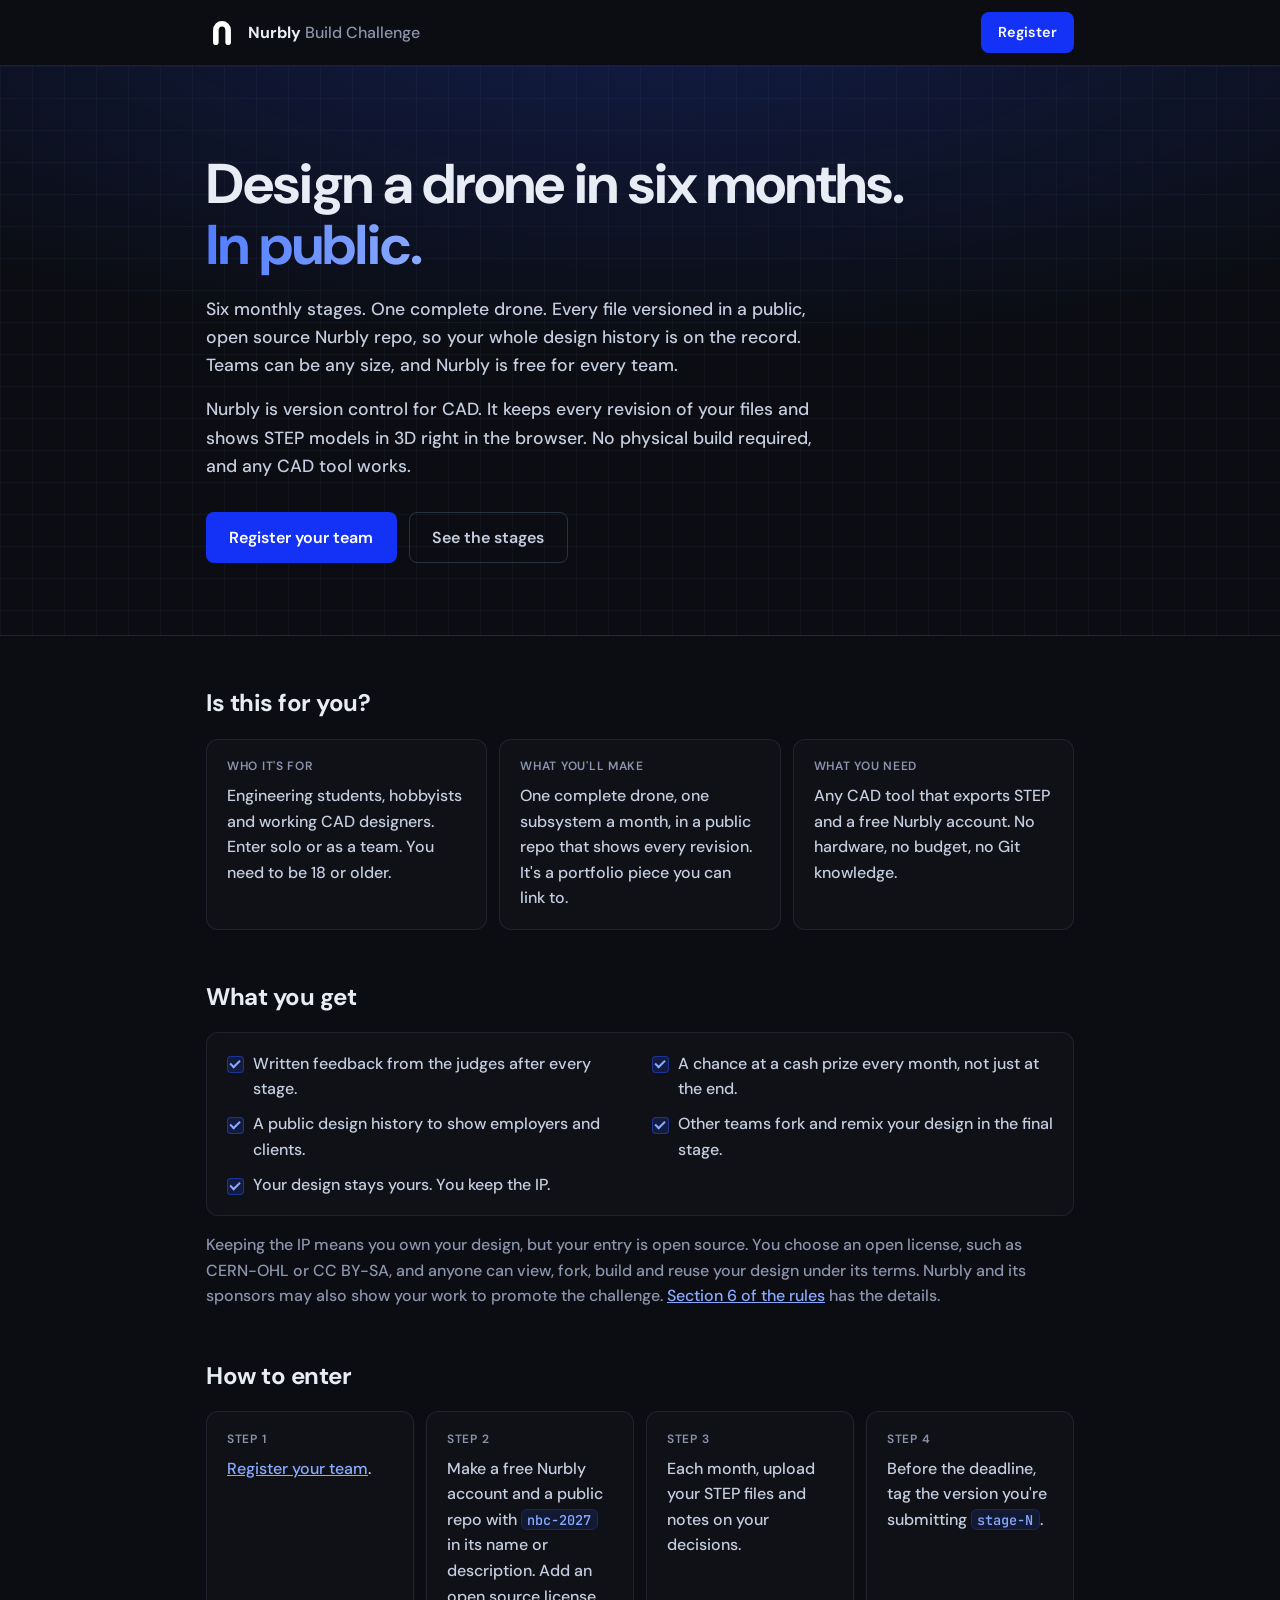
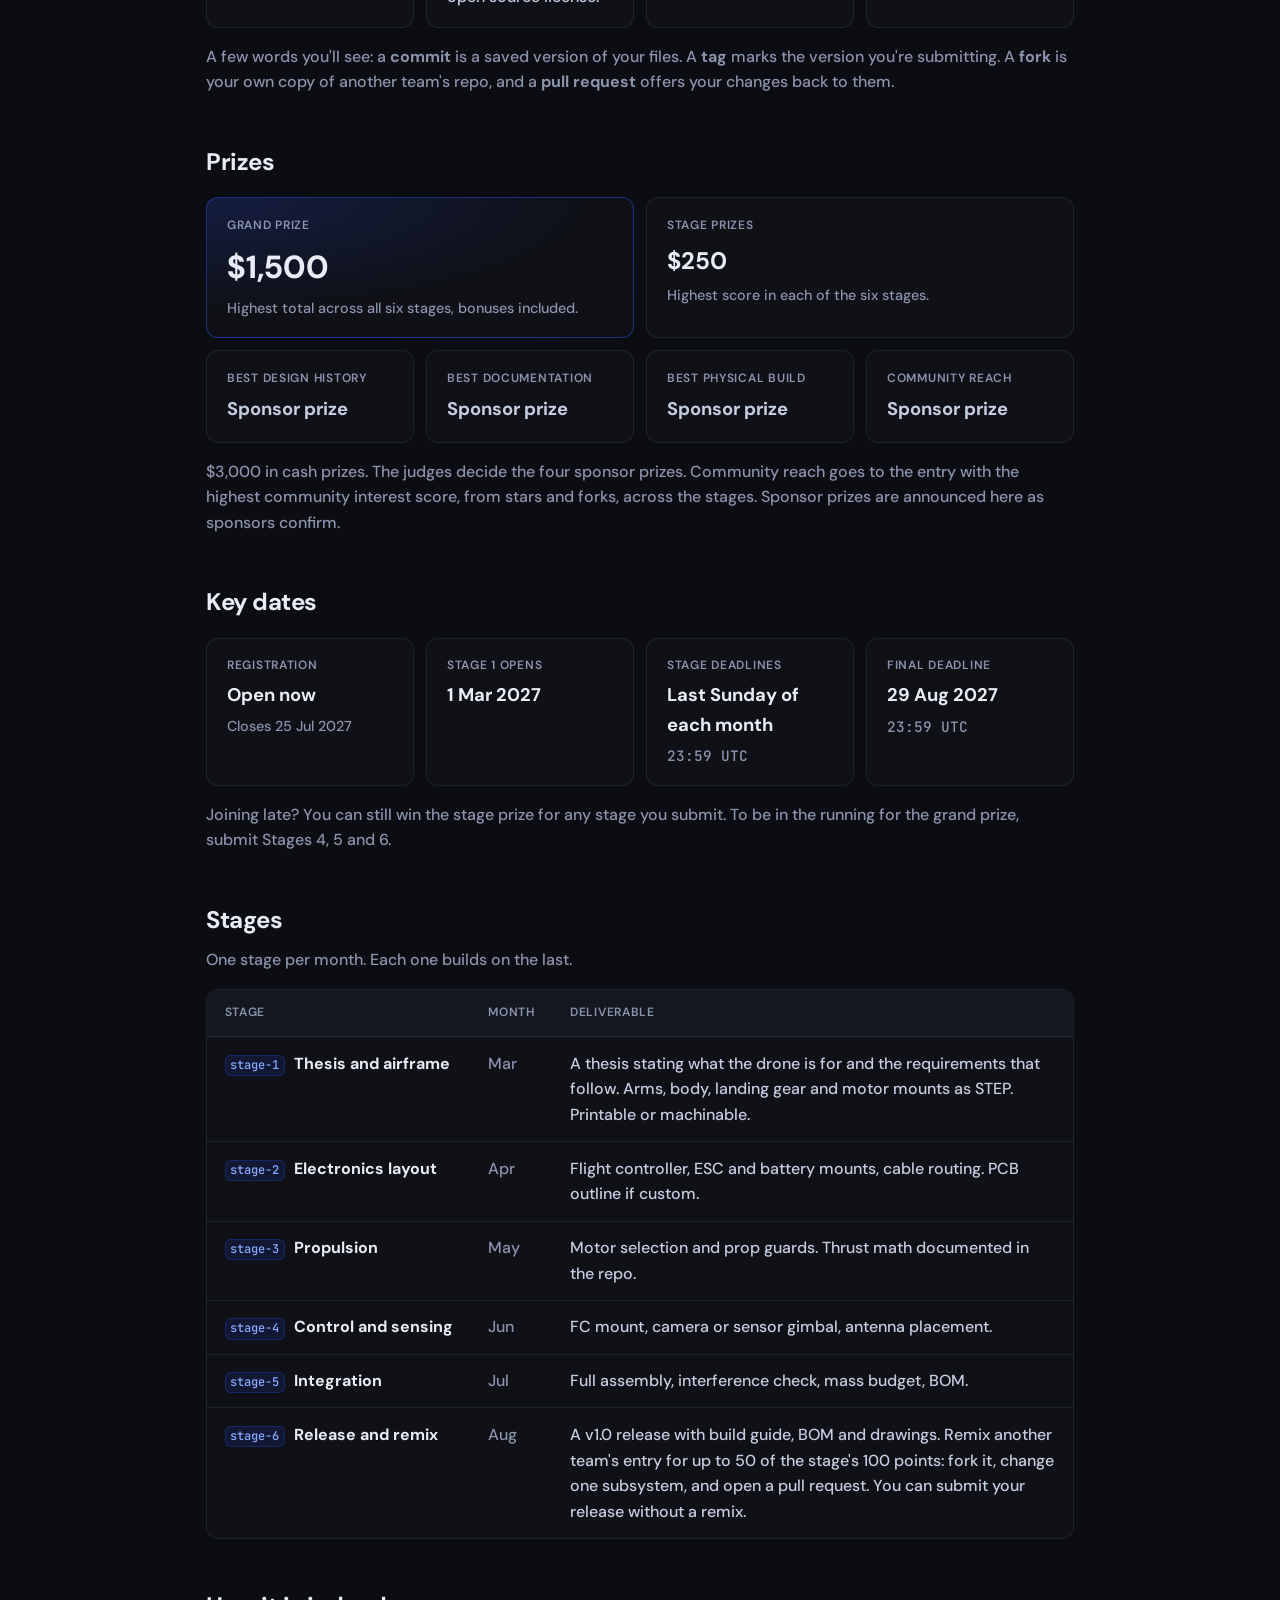
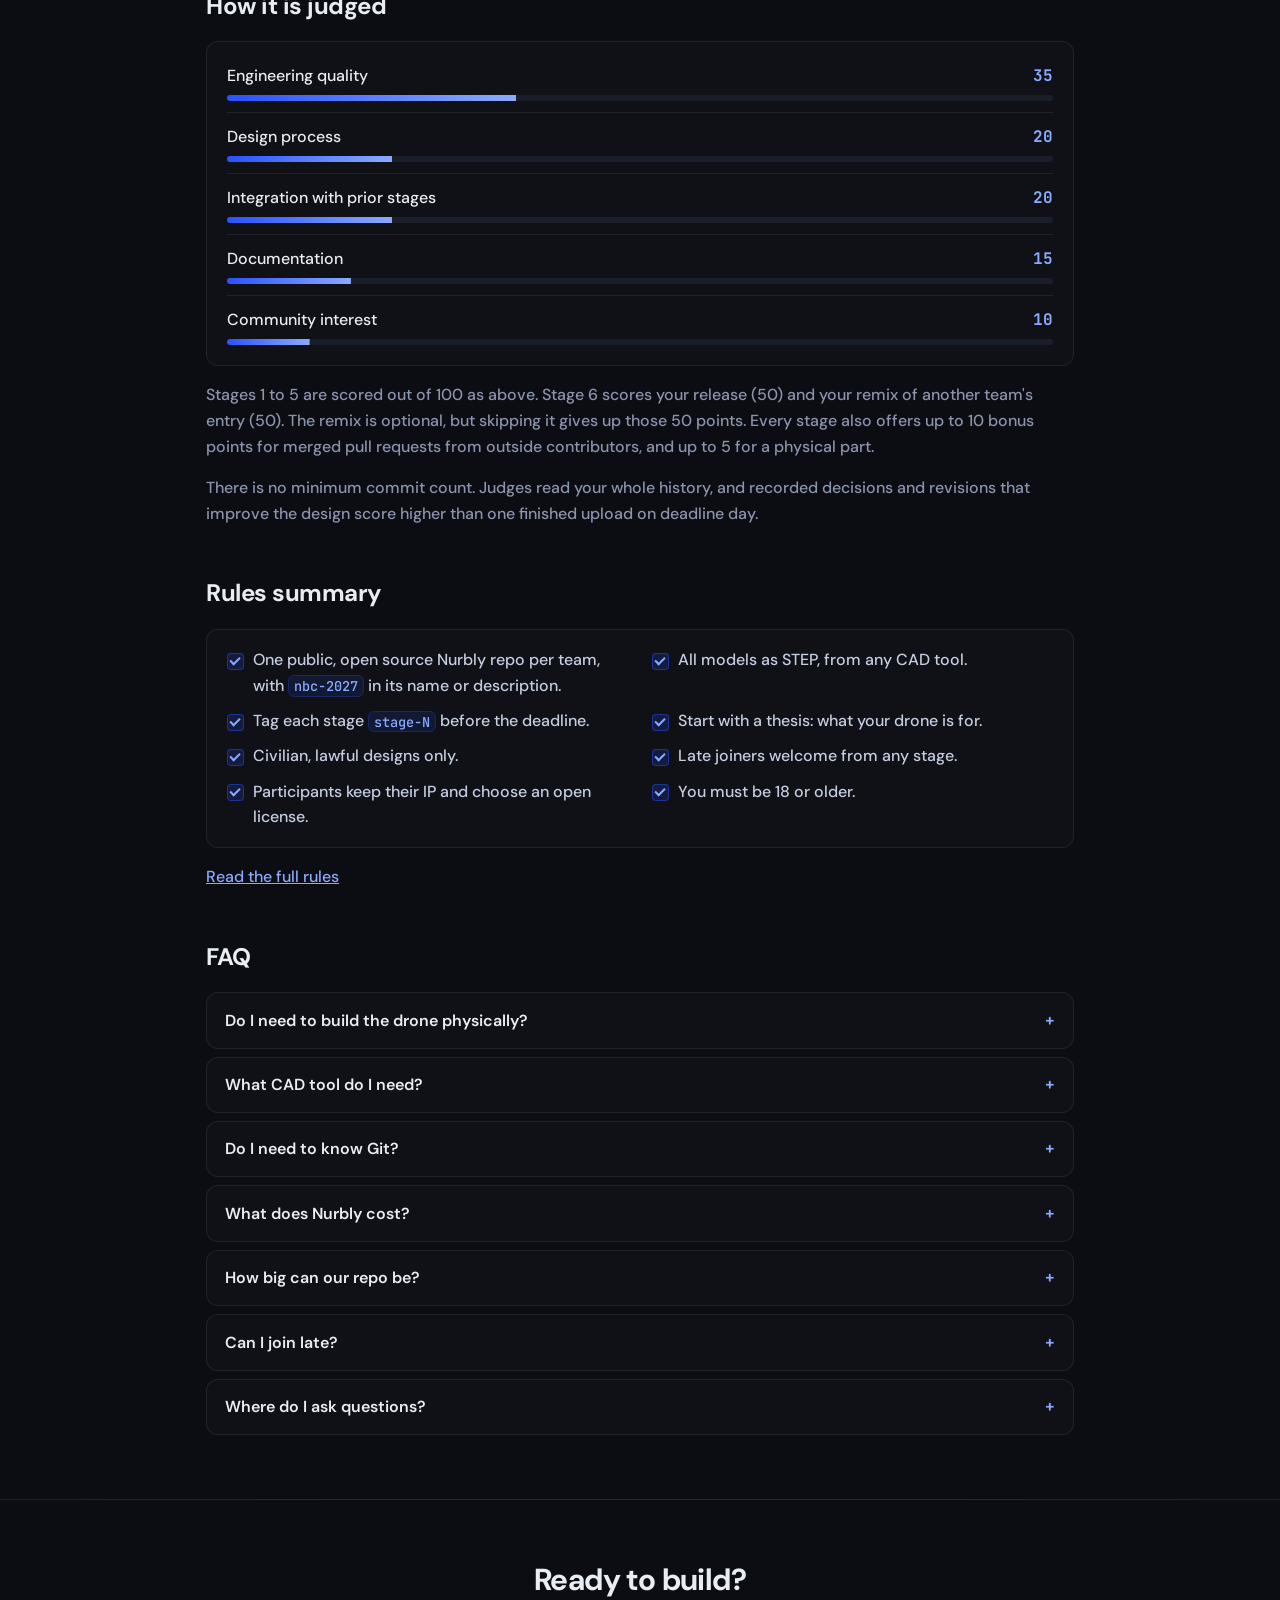
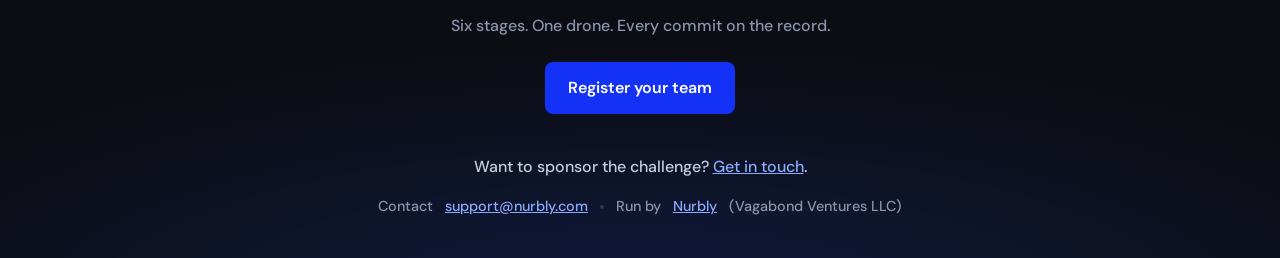
<file: index.html>
<!DOCTYPE html>
<html lang="en">
<head>
  <meta charset="utf-8">
  <meta name="viewport" content="width=device-width, initial-scale=1">
  <!-- Favicons copied from the Nurbly app: blue mark for light tab bars, white for dark. -->
  <link rel="icon" type="image/svg+xml" href="assets/favicon.svg">
  <link rel="icon" type="image/svg+xml" href="assets/favicon-white.svg" media="(prefers-color-scheme: dark)">
  <link rel="icon" type="image/png" sizes="32x32" href="assets/favicon-32x32.png">
  <link rel="icon" type="image/png" sizes="16x16" href="assets/favicon-16x16.png">
  <link rel="apple-touch-icon" sizes="180x180" href="assets/apple-touch-icon.png">
  <title>Nurbly Build Challenge</title>
  <meta name="description" content="A six-month virtual CAD design competition. Design one complete drone in six monthly stages, every file versioned in a public, open source Nurbly repo.">
  <link rel="preconnect" href="https://fonts.googleapis.com">
  <link rel="preconnect" href="https://fonts.gstatic.com" crossorigin>
  <link rel="stylesheet" href="https://fonts.googleapis.com/css2?family=DM+Sans:wght@400;500;600;700&family=JetBrains+Mono:wght@400;500&display=swap">
  <link rel="stylesheet" href="style.css">
  <!-- The Register, rules, Discord and contact links are set in site.js. -->
  <script src="site.js" defer></script>
</head>
<body>

<header class="site-header">
  <div class="wrap header-row">
    <a class="brand" href="#">
      <img src="assets/logo.svg" alt="Nurbly logo" width="32" height="32">
      <span>Nurbly <span class="muted">Build Challenge</span></span>
    </a>
    <a class="btn btn-primary" data-link="register" href="#">Register</a>
  </div>
</header>

<section class="hero" id="pitch">
  <div class="wrap">
    <h1>Design a drone in six months. <span class="grad">In public.</span></h1>
    <p class="lead">
      Six monthly stages. One complete drone. Every file versioned in a public, open source Nurbly repo,
      so your whole design history is on the record. Teams can be any size, and Nurbly is
      free for every team.
    </p>
    <p class="lead lead-2">
      Nurbly is version control for CAD. It keeps every revision of your files and shows STEP
      models in 3D right in the browser. No physical build required, and any CAD tool works.
    </p>
    <div class="actions">
      <a class="btn btn-primary btn-lg" data-link="register" href="#">Register your team</a>
      <a class="btn btn-outline btn-lg" href="#stages">See the stages</a>
    </div>
  </div>
</section>

<main class="wrap">

  <section id="about">
    <h2>Is this for you?</h2>
    <div class="grid grid-thirds">
      <div class="card">
        <p class="label">Who it's for</p>
        <p class="copy">Engineering students, hobbyists and working CAD designers. Enter solo or as a team.
        You need to be 18 or older.</p>
      </div>
      <div class="card">
        <p class="label">What you'll make</p>
        <p class="copy">One complete drone, one subsystem a month, in a public repo that shows every
        revision. It's a portfolio piece you can link to.</p>
      </div>
      <div class="card">
        <p class="label">What you need</p>
        <p class="copy">Any CAD tool that exports STEP and a free Nurbly account. No hardware, no budget,
        no Git knowledge.</p>
      </div>
    </div>
  </section>

  <section id="why">
    <h2>What you get</h2>
    <div class="card">
      <ul class="checks">
        <li>Written feedback from the judges after every stage.</li>
        <li>A chance at a cash prize every month, not just at the end.</li>
        <li>A public design history to show employers and clients.</li>
        <li>Other teams fork and remix your design in the final stage.</li>
        <li>Your design stays yours. You keep the IP.</li>
      </ul>
    </div>
    <p class="note">Keeping the IP means you own your design, but your entry is open source. You choose an open
    license, such as CERN-OHL or CC BY-SA, and anyone can view, fork, build and reuse your design under its
    terms. Nurbly and its sponsors may also show your work to promote the challenge. <a data-link="rules" href="#">Section 6 of the rules</a>
    has the details.</p>
  </section>

  <section id="enter">
    <h2>How to enter</h2>
    <div class="grid grid-4">
      <div class="card">
        <p class="label">Step 1</p>
        <p class="copy"><a data-link="register" href="#">Register your team</a>.</p>
      </div>
      <div class="card">
        <p class="label">Step 2</p>
        <p class="copy">Make a free Nurbly account and a public repo with <code>nbc-2027</code> in its name or description. Add an open source license.</p>
      </div>
      <div class="card">
        <p class="label">Step 3</p>
        <p class="copy">Each month, upload your STEP files and notes on your decisions.</p>
      </div>
      <div class="card">
        <p class="label">Step 4</p>
        <p class="copy">Before the deadline, tag the version you're submitting <code>stage-N</code>.</p>
      </div>
    </div>
    <p class="note">A few words you'll see: a <b>commit</b> is a saved version of your files. A <b>tag</b>
    marks the version you're submitting. A <b>fork</b> is your own copy of another team's repo, and a
    <b>pull request</b> offers your changes back to them.</p>
  </section>

  <section id="prizes">
    <h2>Prizes</h2>
    <div class="grid grid-3">
      <div class="card card-grand card-cash">
        <p class="label">Grand prize</p>
        <p class="amount">$1,500</p>
        <p class="sub">Highest total across all six stages, bonuses included.</p>
      </div>
      <div class="card card-cash">
        <p class="label">Stage prizes</p>
        <p class="amount">$250</p>
        <p class="sub">Highest score in each of the six stages.</p>
      </div>
      <div class="card">
        <p class="label">Best design history</p>
        <p class="amount amount-sm">Sponsor prize</p>
      </div>
      <div class="card">
        <p class="label">Best documentation</p>
        <p class="amount amount-sm">Sponsor prize</p>
      </div>
      <div class="card">
        <p class="label">Best physical build</p>
        <p class="amount amount-sm">Sponsor prize</p>
      </div>
      <div class="card">
        <p class="label">Community reach</p>
        <p class="amount amount-sm">Sponsor prize</p>
      </div>
    </div>
    <p class="note">$3,000 in cash prizes. The judges decide the four sponsor prizes. Community reach goes to the
    entry with the highest community interest score, from stars and forks, across the stages. Sponsor prizes are announced here as sponsors confirm.</p>
  </section>

  <section id="dates">
    <h2>Key dates</h2>
    <!-- Stage deadlines fall on the last Sunday of each month. Keep these in step with rules.html. -->
    <div class="grid grid-4">
      <div class="card">
        <p class="label">Registration</p>
        <p class="value">Open now</p>
        <p class="sub">Closes 25 Jul 2027</p>
      </div>
      <div class="card">
        <p class="label">Stage 1 opens</p>
        <p class="value">1 Mar 2027</p>
      </div>
      <div class="card">
        <p class="label">Stage deadlines</p>
        <p class="value">Last Sunday of each month</p>
        <p class="sub mono">23:59 UTC</p>
      </div>
      <div class="card">
        <p class="label">Final deadline</p>
        <p class="value">29 Aug 2027</p>
        <p class="sub mono">23:59 UTC</p>
      </div>
    </div>
    <p class="note">Joining late? You can still win the stage prize for any stage you submit. To be in the
    running for the grand prize, submit Stages 4, 5 and 6.</p>
  </section>

  <!-- SPONSORS: hidden until there are real sponsors. To show it, delete this comment's
       opening and closing lines, then set each href and img src. Add or remove boxes as needed.
  <section id="sponsors">
    <h2>Sponsors</h2>
    <div class="sponsors">
      <a href="#"><img src="assets/sponsor-placeholder.svg" alt="Sponsor"></a>
      <a href="#"><img src="assets/sponsor-placeholder.svg" alt="Sponsor"></a>
      <a href="#"><img src="assets/sponsor-placeholder.svg" alt="Sponsor"></a>
      <a href="#"><img src="assets/sponsor-placeholder.svg" alt="Sponsor"></a>
      <a href="#"><img src="assets/sponsor-placeholder.svg" alt="Sponsor"></a>
      <a href="#"><img src="assets/sponsor-placeholder.svg" alt="Sponsor"></a>
    </div>
  </section>
  END SPONSORS -->

  <section id="stages">
    <h2>Stages</h2>
    <p class="section-lead">One stage per month. Each one builds on the last.</p>
    <div class="card table-card">
      <table>
        <thead>
          <tr><th>Stage</th><th>Month</th><th>Deliverable</th></tr>
        </thead>
        <tbody>
          <tr><td><span class="tag mono">stage-1</span> Thesis and airframe</td><td>Mar</td><td>A thesis stating what the drone is for and the requirements that follow. Arms, body, landing gear and motor mounts as STEP. Printable or machinable.</td></tr>
          <tr><td><span class="tag mono">stage-2</span> Electronics layout</td><td>Apr</td><td>Flight controller, ESC and battery mounts, cable routing. PCB outline if custom.</td></tr>
          <tr><td><span class="tag mono">stage-3</span> Propulsion</td><td>May</td><td>Motor selection and prop guards. Thrust math documented in the repo.</td></tr>
          <tr><td><span class="tag mono">stage-4</span> Control and sensing</td><td>Jun</td><td>FC mount, camera or sensor gimbal, antenna placement.</td></tr>
          <tr><td><span class="tag mono">stage-5</span> Integration</td><td>Jul</td><td>Full assembly, interference check, mass budget, BOM.</td></tr>
          <tr><td><span class="tag mono">stage-6</span> Release and remix</td><td>Aug</td><td>A v1.0 release with build guide, BOM and drawings. Remix another team's entry for up to 50 of the stage's 100 points: fork it, change one subsystem, and open a pull request. You can submit your release without a remix.</td></tr>
        </tbody>
      </table>
    </div>
  </section>

  <section id="judging">
    <h2>How it is judged</h2>
    <div class="card">
      <ul class="weights">
        <li><span>Engineering quality</span><strong>35</strong><i style="--w:35%"></i></li>
        <li><span>Design process</span><strong>20</strong><i style="--w:20%"></i></li>
        <li><span>Integration with prior stages</span><strong>20</strong><i style="--w:20%"></i></li>
        <li><span>Documentation</span><strong>15</strong><i style="--w:15%"></i></li>
        <li><span>Community interest</span><strong>10</strong><i style="--w:10%"></i></li>
      </ul>
    </div>
    <p class="note">Stages 1 to 5 are scored out of 100 as above. Stage 6 scores your release (50) and your remix of
    another team's entry (50). The remix is optional, but skipping it gives up those 50 points. Every stage also offers
    up to 10 bonus points for merged pull requests from outside contributors, and up to 5 for a physical part.</p>
    <p class="note">There is no minimum commit count. Judges read your whole history, and recorded decisions and
    revisions that improve the design score higher than one finished upload on deadline day.</p>
  </section>

  <section id="rules">
    <h2>Rules summary</h2>
    <div class="card">
      <ul class="checks">
        <li>One public, open source Nurbly repo per team, with <code>nbc-2027</code> in its name or description.</li>
        <li>All models as STEP, from any CAD tool.</li>
        <li>Tag each stage <code>stage-N</code> before the deadline.</li>
        <li>Start with a thesis: what your drone is for.</li>
        <li>Civilian, lawful designs only.</li>
        <li>Late joiners welcome from any stage.</li>
        <li>Participants keep their IP and choose an open license.</li>
        <li>You must be 18 or older.</li>
      </ul>
    </div>
    <p class="note"><a data-link="rules" href="#">Read the full rules</a></p>
  </section>

  <section id="faq">
    <h2>FAQ</h2>
    <div class="faq">
      <details>
        <summary>Do I need to build the drone physically?</summary>
        <p>No. A physical build is optional. Each stage offers a bonus of up to 5 points for a photo of
        a physical part of that stage's subsystem, at any scale.</p>
      </details>
      <details>
        <summary>What CAD tool do I need?</summary>
        <p>Any tool that exports STEP. Nurbly shows STEP files in 3D right in the browser and
        compares revisions face by face, so judges can see how your design changed. Native files,
        like SolidWorks parts, can live in the repo too. Only STEP gets the 3D view.</p>
      </details>
      <details>
        <summary>Do I need to know Git?</summary>
        <p>No. Nurbly runs on Git, but you never type a git command. Upload files in the browser,
        or use the free <code>nrb</code> command line tool and desktop companion, which offers to
        check in changes from your system tray.</p>
      </details>
      <details>
        <summary>What does Nurbly cost?</summary>
        <p>Nothing. Challenge repos are public, and public repos on Nurbly are free with no limit
        on collaborators. A team of any size can compete on free accounts.</p>
      </details>
      <details>
        <summary>How big can our repo be?</summary>
        <p>A free Nurbly repo holds up to 500 MiB. That is plenty for STEP files. Keep build photos
        and videos compressed.</p>
      </details>
      <details>
        <summary>Can I join late?</summary>
        <p>Yes. You can join from any stage until registration closes on 25 Jul 2027. A late team can win
        the stage prize for any stage it submits, and the grand prize if it submits stages 4, 5 and 6.</p>
      </details>
      <details>
        <summary>Where do I ask questions?</summary>
        <p>Email us at <a data-link="email" href="#"></a>.<span data-needs="discord"> You can also
        ask on our <a data-link="discord" href="#">Discord</a>.</span></p>
      </details>
    </div>
  </section>

</main>

<footer class="site-footer">
  <div class="wrap">
    <h2>Ready to build?</h2>
    <p class="muted">Six stages. One drone. Every commit on the record.</p>
    <a class="btn btn-primary btn-lg" data-link="register" href="#">Register your team</a>
    <p class="footer-sponsor">Want to sponsor the challenge? <a data-link="sponsor" href="#">Get in touch</a>.</p>
    <p class="footer-meta">
      Contact <a data-link="email" href="#"></a>
      <span class="dot"></span>
      Run by <a href="https://nurbly.com">Nurbly</a> (Vagabond Ventures LLC)
    </p>
  </div>
</footer>

</body>
</html>
</file>
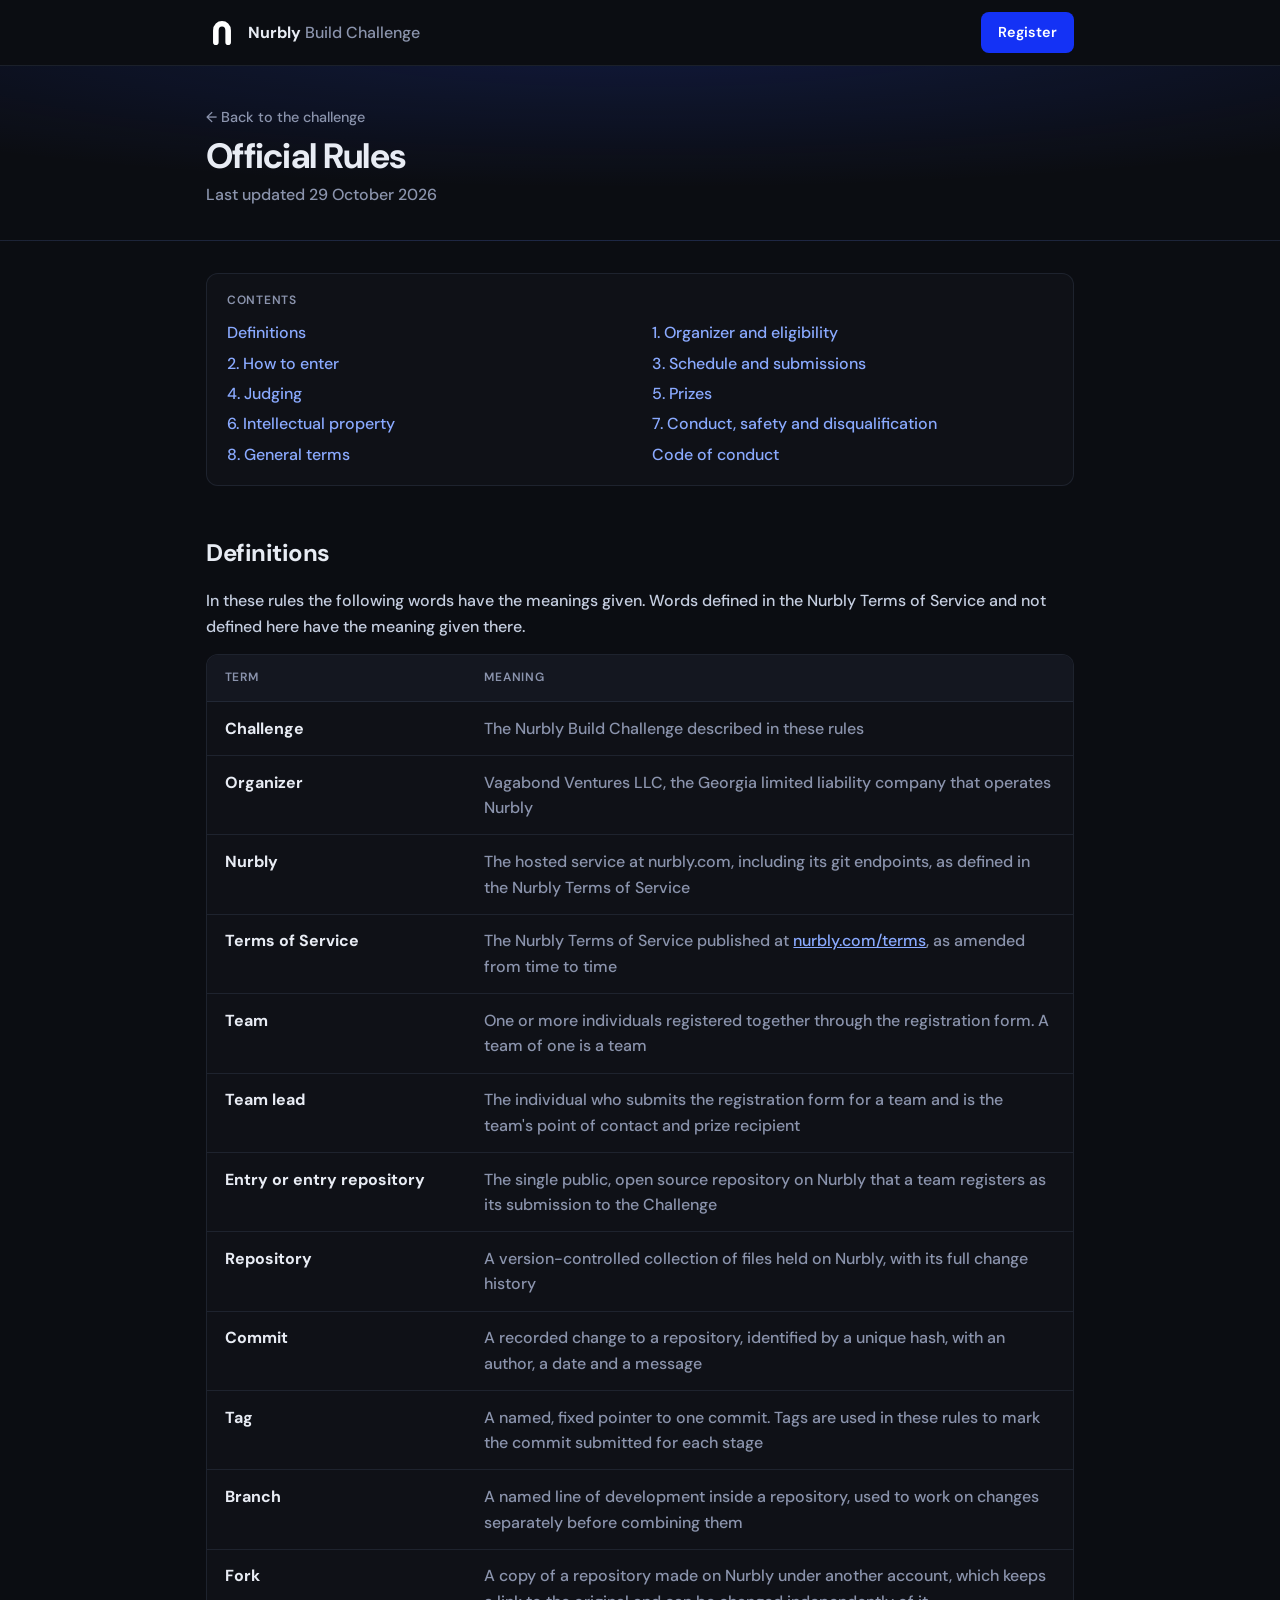
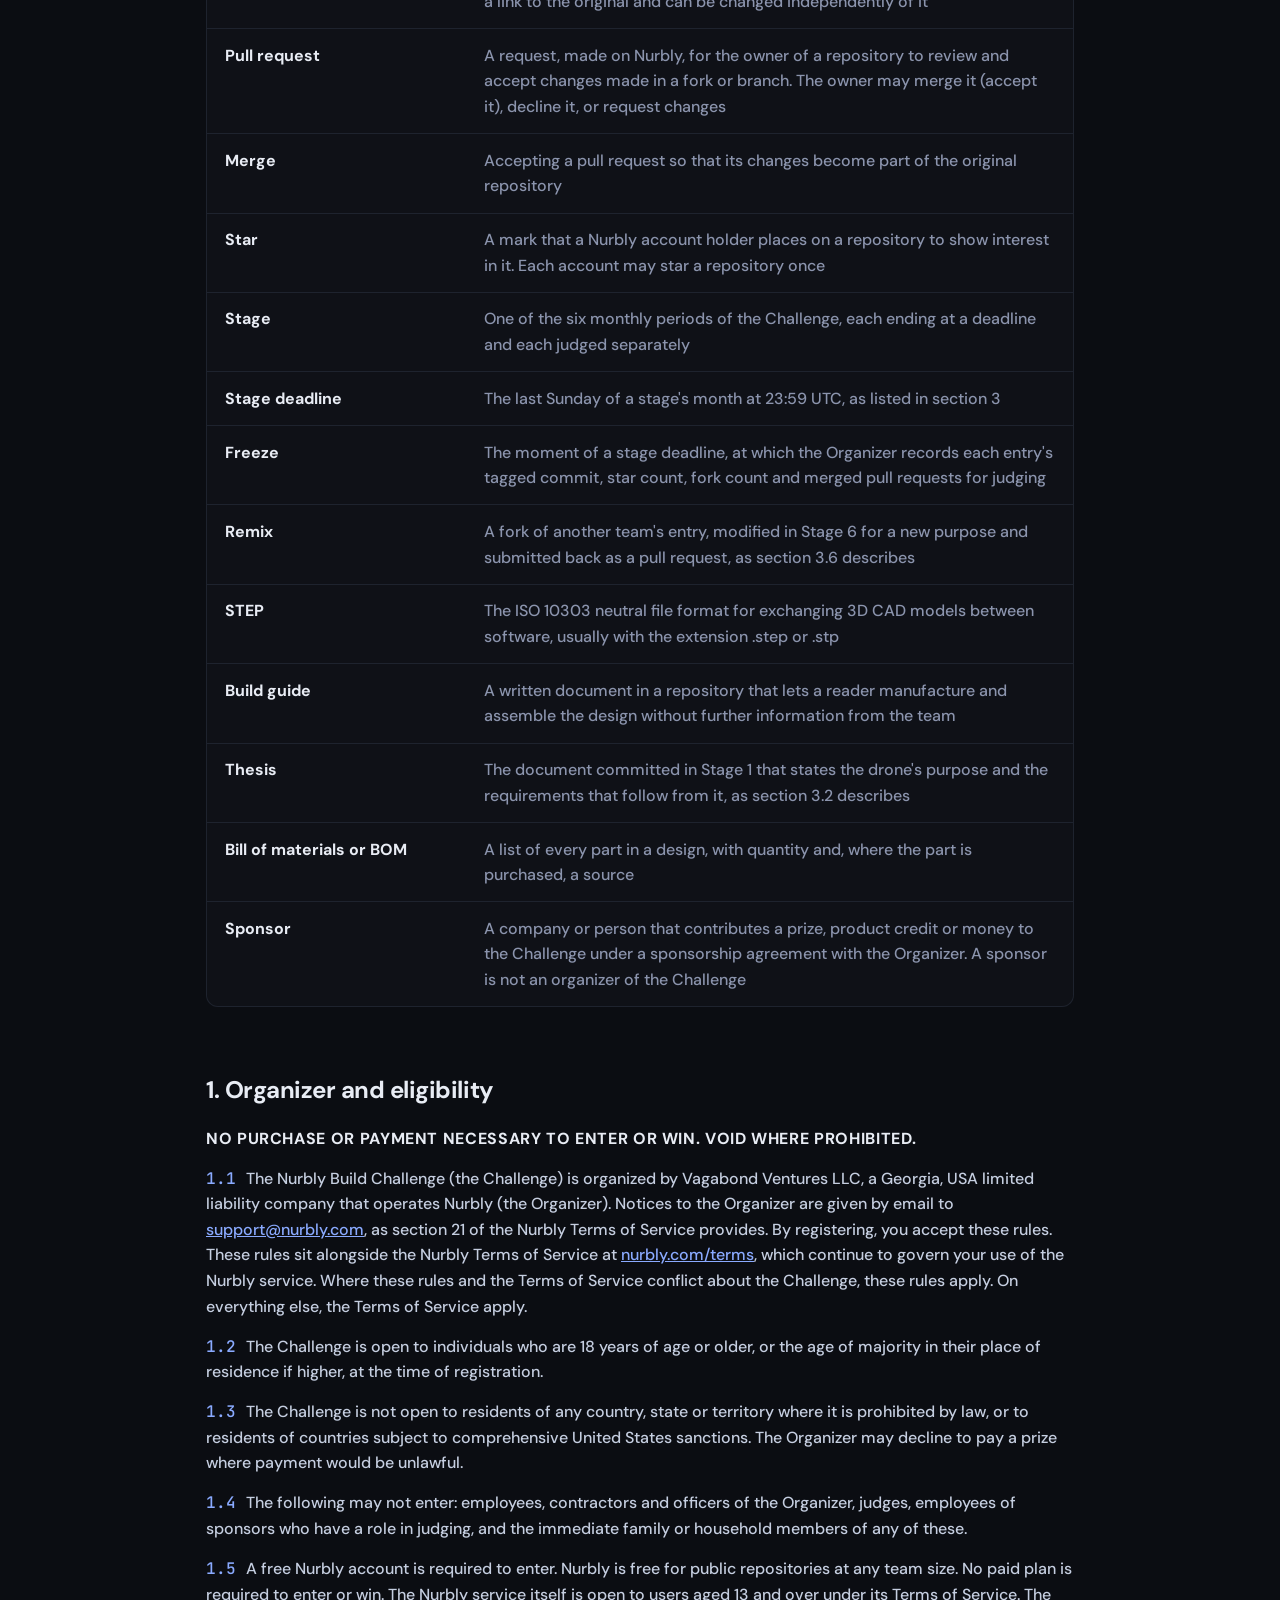
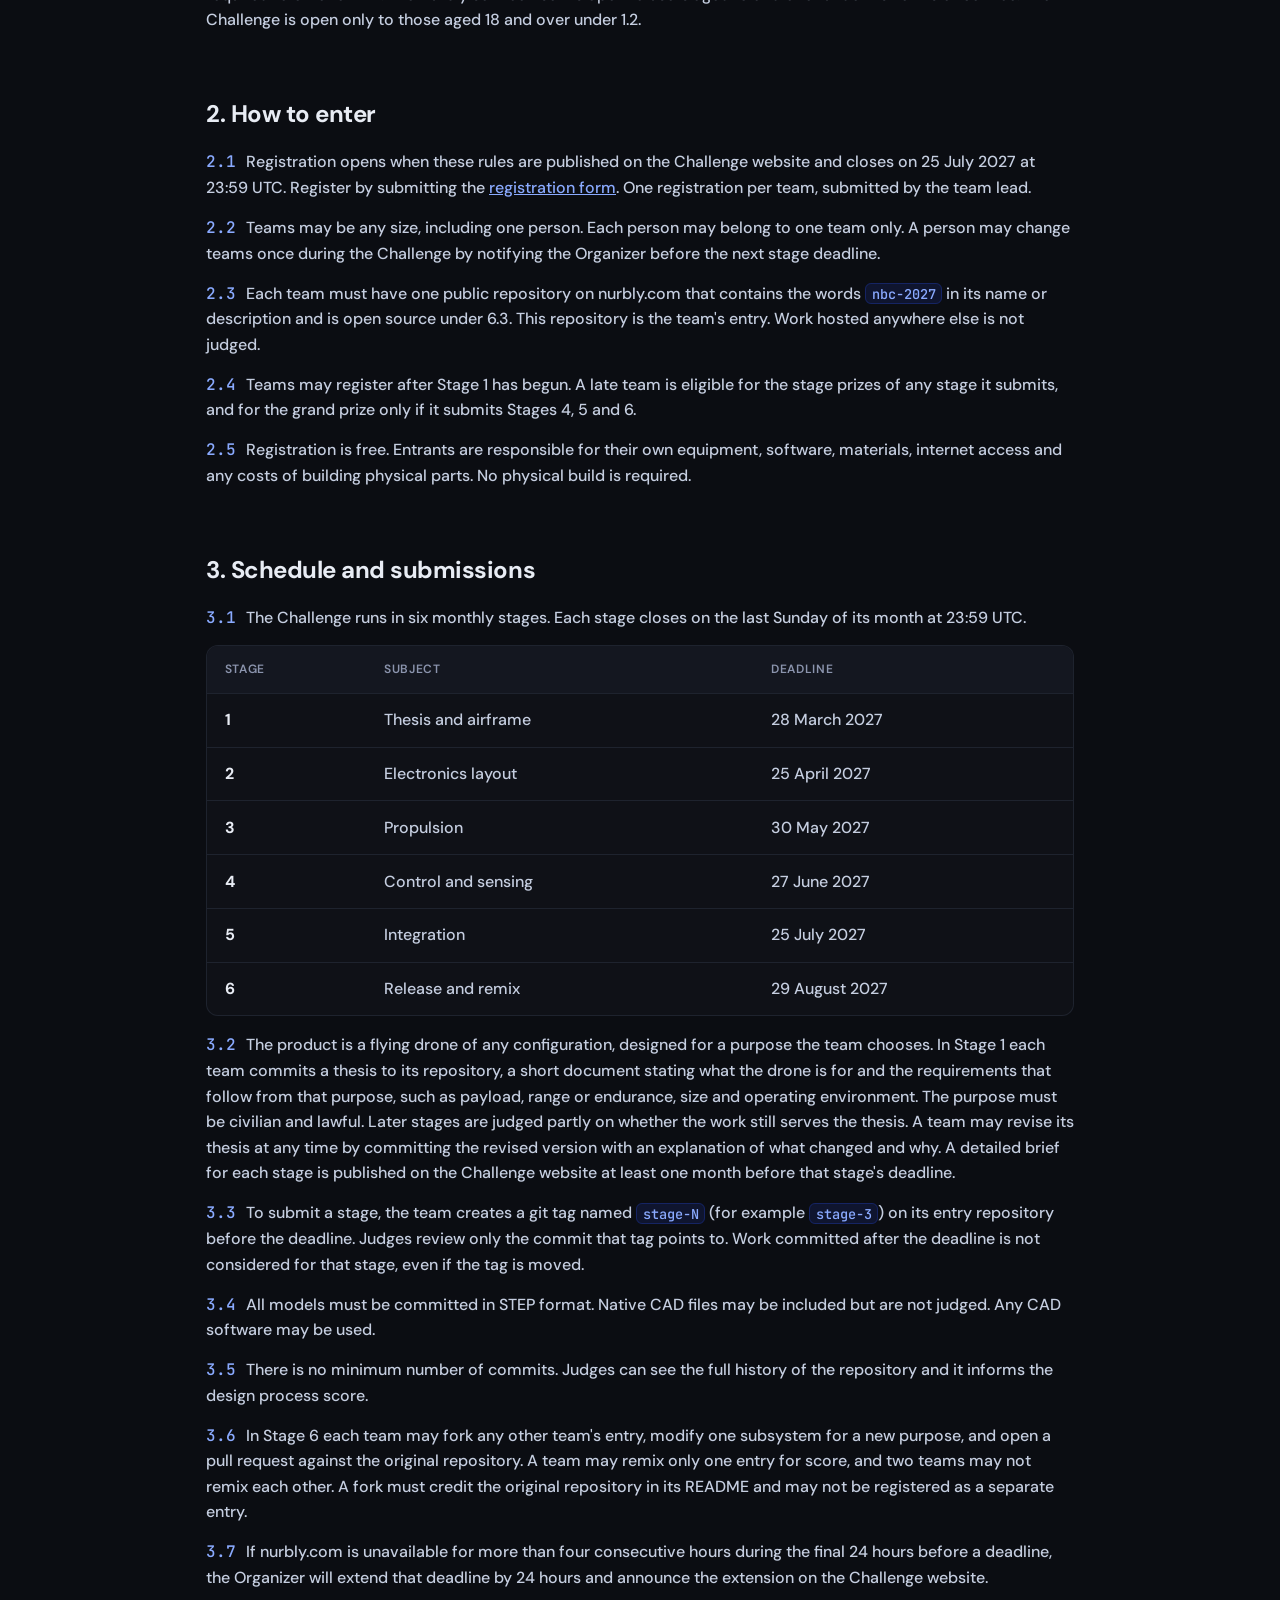
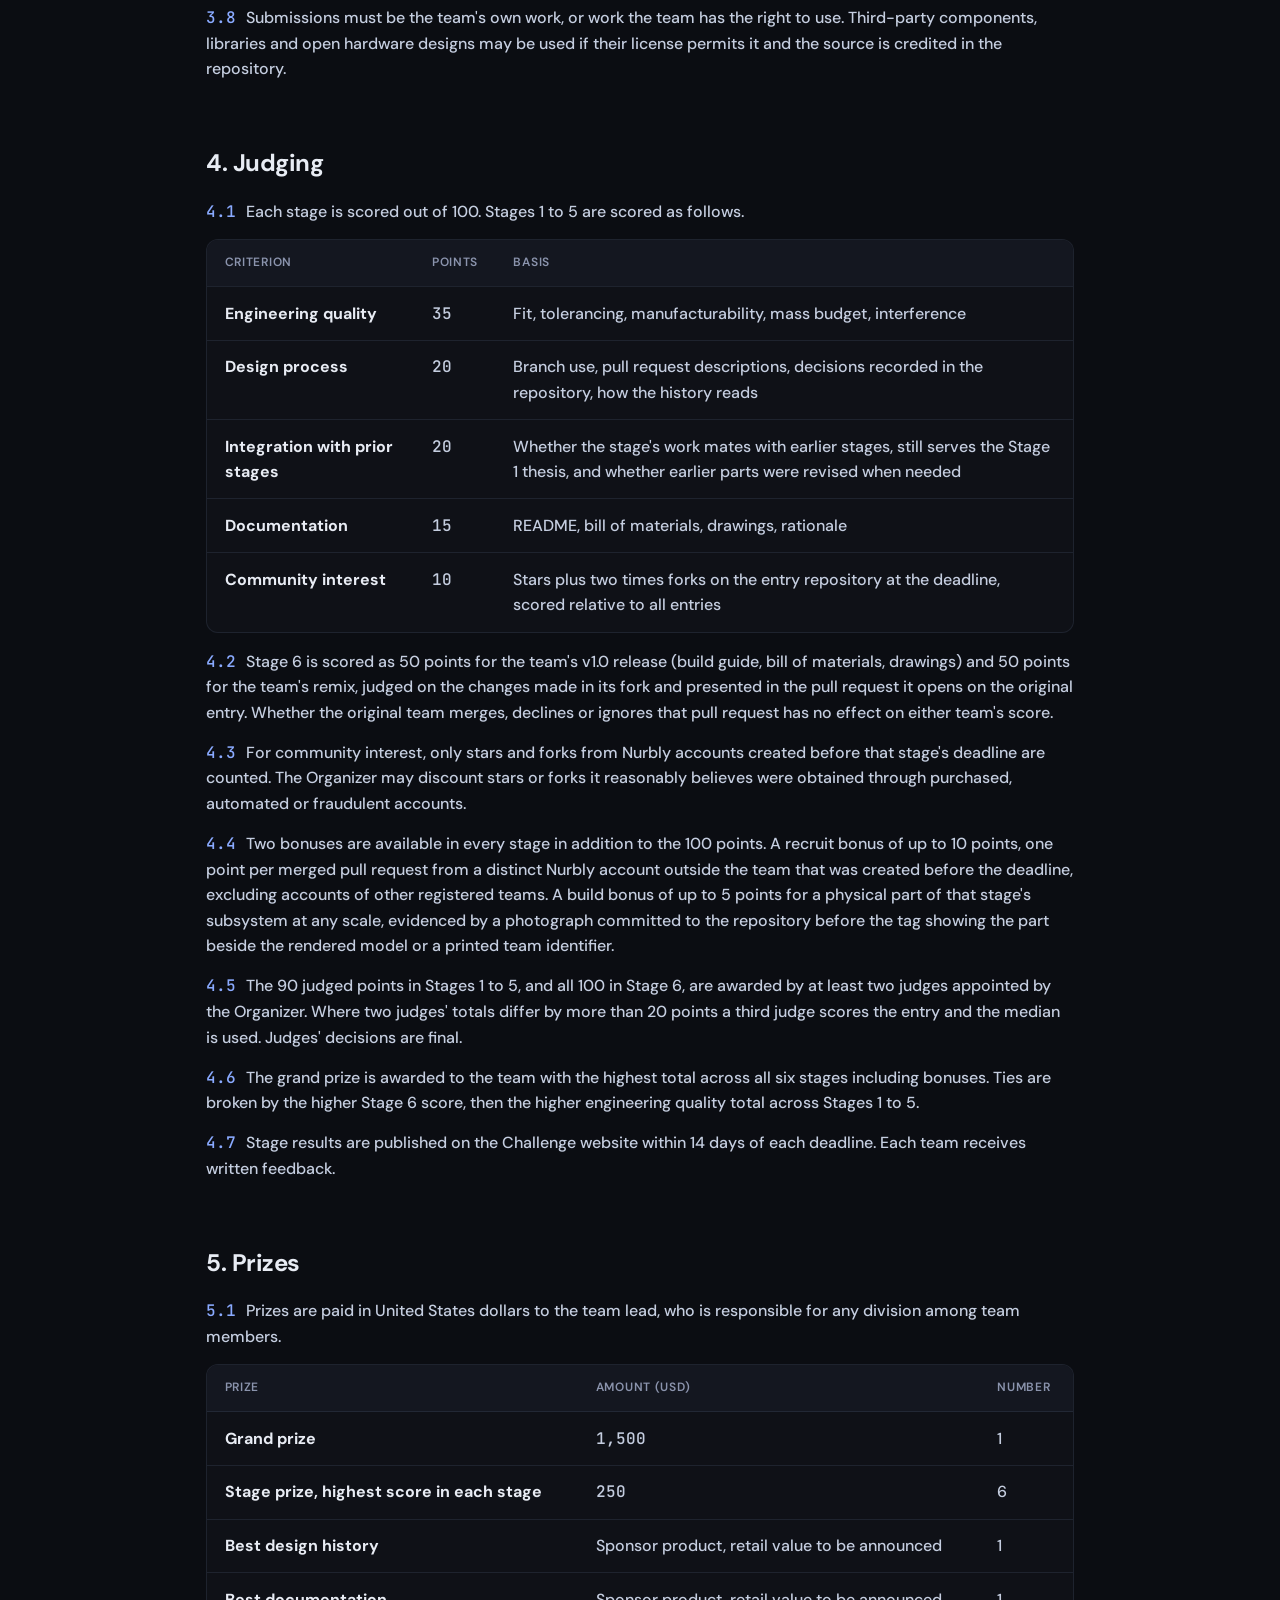
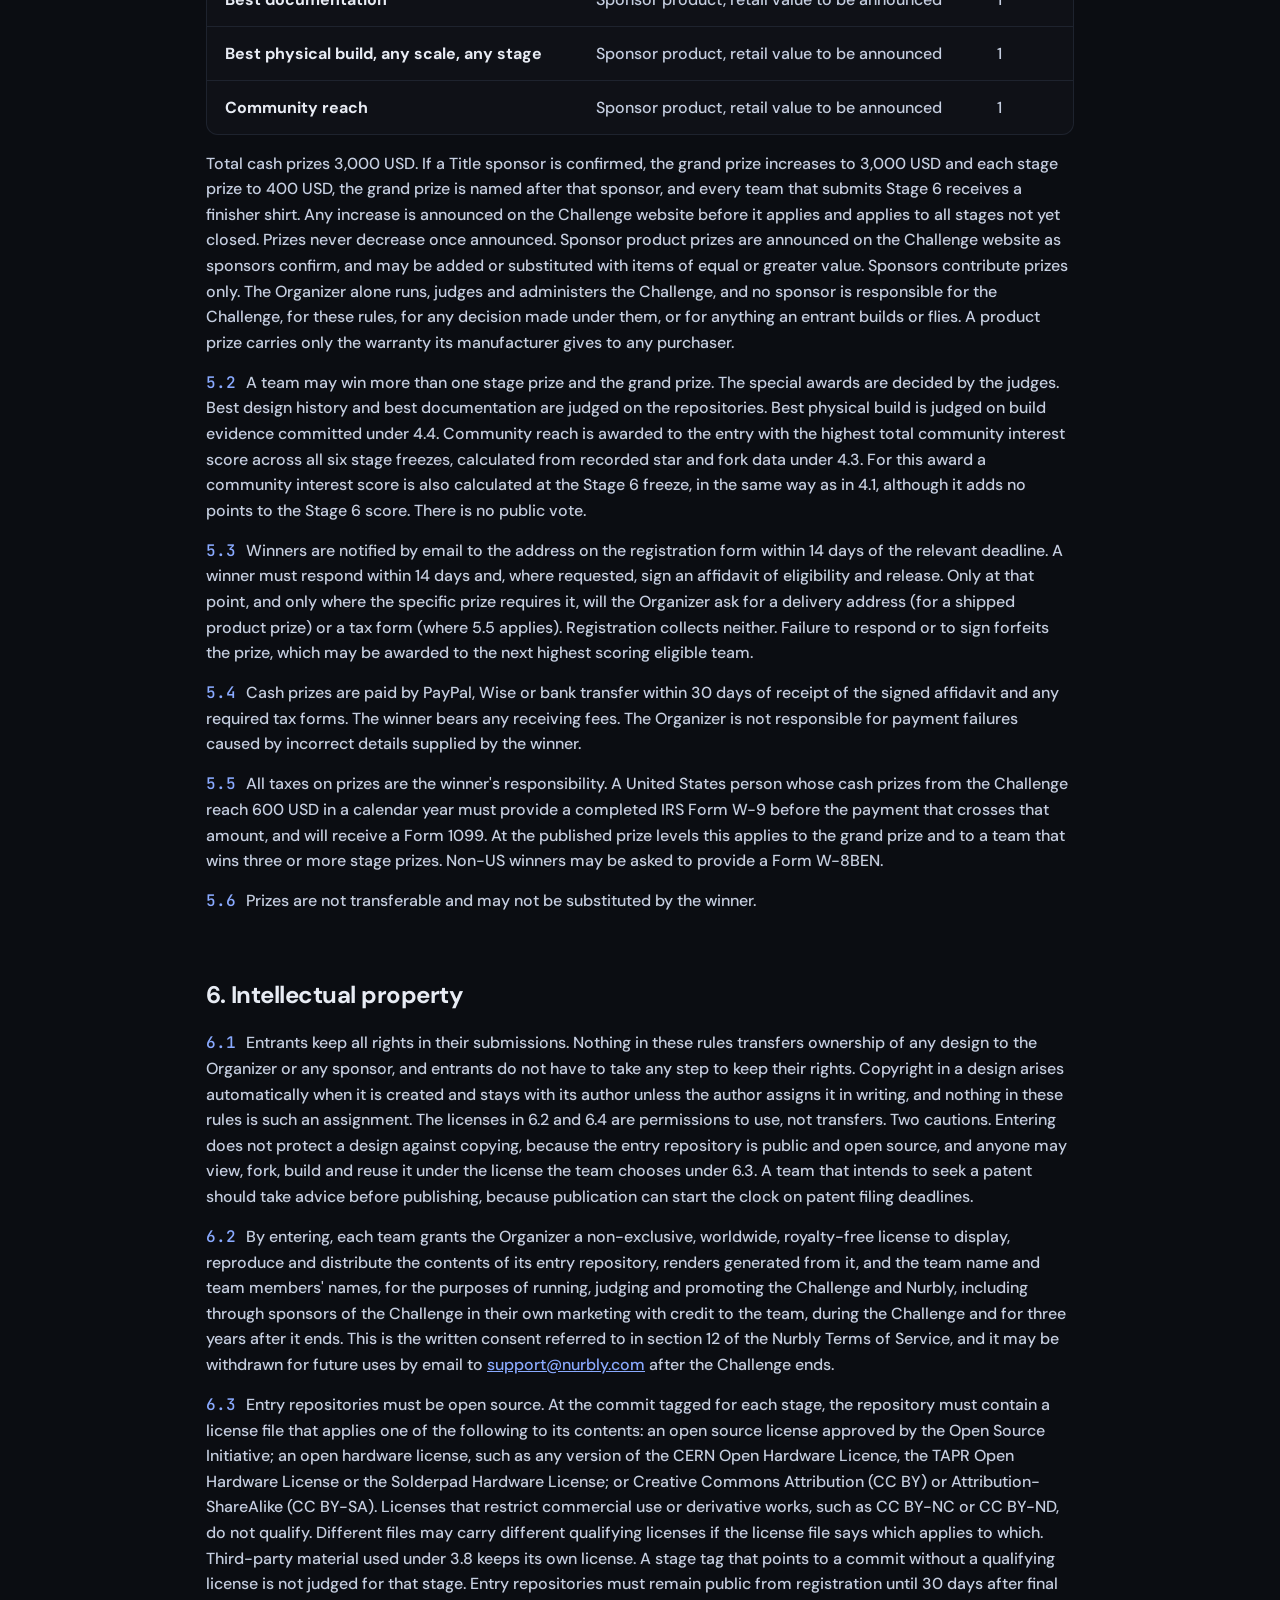
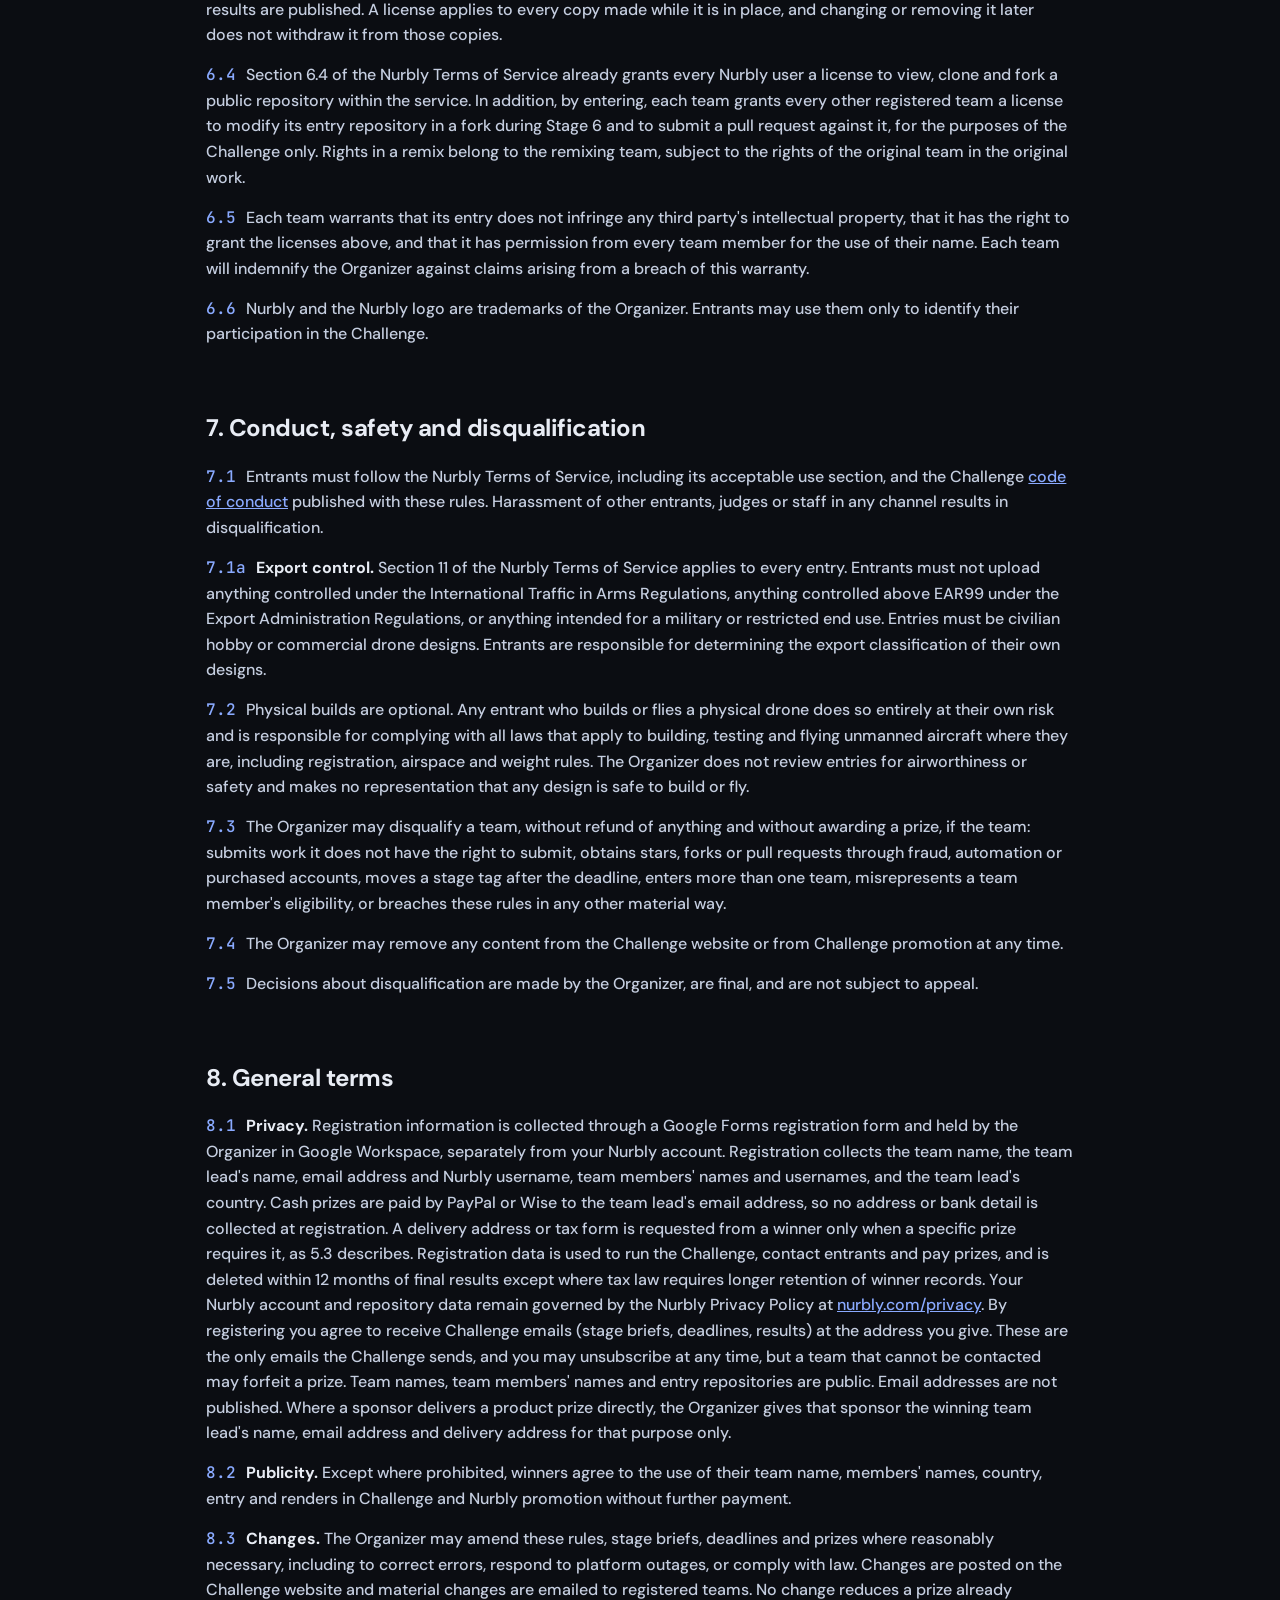
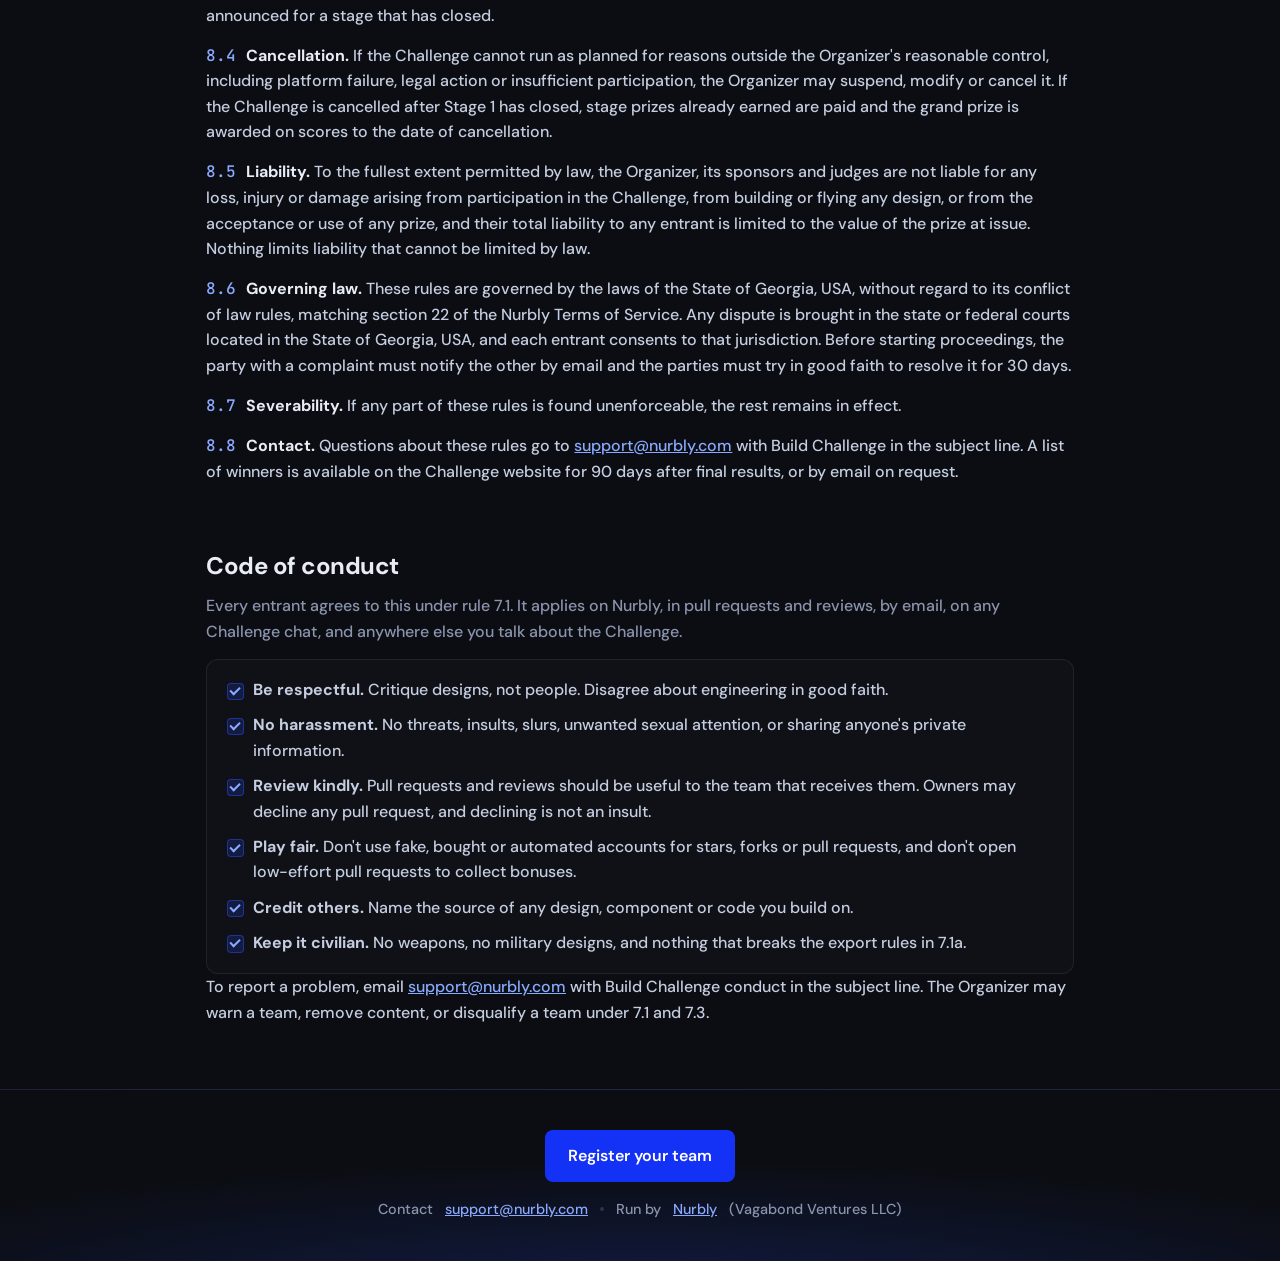
<file: rules.html>
<!DOCTYPE html>
<html lang="en">
<head>
  <meta charset="utf-8">
  <meta name="viewport" content="width=device-width, initial-scale=1">
  <link rel="icon" type="image/svg+xml" href="assets/favicon.svg">
  <link rel="icon" type="image/svg+xml" href="assets/favicon-white.svg" media="(prefers-color-scheme: dark)">
  <link rel="icon" type="image/png" sizes="32x32" href="assets/favicon-32x32.png">
  <link rel="icon" type="image/png" sizes="16x16" href="assets/favicon-16x16.png">
  <link rel="apple-touch-icon" sizes="180x180" href="assets/apple-touch-icon.png">
  <title>Official Rules · Nurbly Build Challenge</title>
  <meta name="description" content="Official rules of the Nurbly Build Challenge: eligibility, entry, stages, judging, prizes, intellectual property and conduct.">
  <link rel="preconnect" href="https://fonts.googleapis.com">
  <link rel="preconnect" href="https://fonts.gstatic.com" crossorigin>
  <link rel="stylesheet" href="https://fonts.googleapis.com/css2?family=DM+Sans:wght@400;500;600;700&family=JetBrains+Mono:wght@400;500&display=swap">
  <link rel="stylesheet" href="style.css">
  <script src="site.js" defer></script>
</head>
<body>

<header class="site-header">
  <div class="wrap header-row">
    <a class="brand" href="./">
      <img src="assets/logo.svg" alt="Nurbly logo" width="32" height="32">
      <span>Nurbly <span class="muted">Build Challenge</span></span>
    </a>
    <a class="btn btn-primary" data-link="register" href="#">Register</a>
  </div>
</header>

<section class="page-head">
  <div class="wrap">
    <p class="back"><a href="./">&larr; Back to the challenge</a></p>
    <h1>Official Rules</h1>
    <!-- EDIT: update this date whenever the rules change. -->
    <p class="muted">Last updated 29 October 2026</p>
  </div>
</section>

<main class="wrap rules">

  <nav class="card toc" aria-label="Contents">
    <p class="label">Contents</p>
    <ol>
      <li><a href="#definitions">Definitions</a></li>
      <li><a href="#s1">1. Organizer and eligibility</a></li>
      <li><a href="#s2">2. How to enter</a></li>
      <li><a href="#s3">3. Schedule and submissions</a></li>
      <li><a href="#s4">4. Judging</a></li>
      <li><a href="#s5">5. Prizes</a></li>
      <li><a href="#s6">6. Intellectual property</a></li>
      <li><a href="#s7">7. Conduct, safety and disqualification</a></li>
      <li><a href="#s8">8. General terms</a></li>
      <li><a href="#conduct">Code of conduct</a></li>
    </ol>
  </nav>

  <section id="definitions">
    <h2>Definitions</h2>
    <p>In these rules the following words have the meanings given. Words defined in the Nurbly Terms of Service and not defined here have the meaning given there.</p>
    <div class="card table-card">
      <table class="defs">
        <thead><tr><th>Term</th><th>Meaning</th></tr></thead>
        <tbody>
          <tr><td>Challenge</td><td>The Nurbly Build Challenge described in these rules</td></tr>
          <tr><td>Organizer</td><td>Vagabond Ventures LLC, the Georgia limited liability company that operates Nurbly</td></tr>
          <tr><td>Nurbly</td><td>The hosted service at nurbly.com, including its git endpoints, as defined in the Nurbly Terms of Service</td></tr>
          <tr><td>Terms of Service</td><td>The Nurbly Terms of Service published at <a href="https://nurbly.com/terms">nurbly.com/terms</a>, as amended from time to time</td></tr>
          <tr><td>Team</td><td>One or more individuals registered together through the registration form. A team of one is a team</td></tr>
          <tr><td>Team lead</td><td>The individual who submits the registration form for a team and is the team's point of contact and prize recipient</td></tr>
          <tr><td>Entry or entry repository</td><td>The single public, open source repository on Nurbly that a team registers as its submission to the Challenge</td></tr>
          <tr><td>Repository</td><td>A version-controlled collection of files held on Nurbly, with its full change history</td></tr>
          <tr><td>Commit</td><td>A recorded change to a repository, identified by a unique hash, with an author, a date and a message</td></tr>
          <tr><td>Tag</td><td>A named, fixed pointer to one commit. Tags are used in these rules to mark the commit submitted for each stage</td></tr>
          <tr><td>Branch</td><td>A named line of development inside a repository, used to work on changes separately before combining them</td></tr>
          <tr><td>Fork</td><td>A copy of a repository made on Nurbly under another account, which keeps a link to the original and can be changed independently of it</td></tr>
          <tr><td>Pull request</td><td>A request, made on Nurbly, for the owner of a repository to review and accept changes made in a fork or branch. The owner may merge it (accept it), decline it, or request changes</td></tr>
          <tr><td>Merge</td><td>Accepting a pull request so that its changes become part of the original repository</td></tr>
          <tr><td>Star</td><td>A mark that a Nurbly account holder places on a repository to show interest in it. Each account may star a repository once</td></tr>
          <tr><td>Stage</td><td>One of the six monthly periods of the Challenge, each ending at a deadline and each judged separately</td></tr>
          <tr><td>Stage deadline</td><td>The last Sunday of a stage's month at 23:59 UTC, as listed in section 3</td></tr>
          <tr><td>Freeze</td><td>The moment of a stage deadline, at which the Organizer records each entry's tagged commit, star count, fork count and merged pull requests for judging</td></tr>
          <tr><td>Remix</td><td>A fork of another team's entry, modified in Stage 6 for a new purpose and submitted back as a pull request, as section 3.6 describes</td></tr>
          <tr><td>STEP</td><td>The ISO 10303 neutral file format for exchanging 3D CAD models between software, usually with the extension .step or .stp</td></tr>
          <tr><td>Build guide</td><td>A written document in a repository that lets a reader manufacture and assemble the design without further information from the team</td></tr>
          <tr><td>Thesis</td><td>The document committed in Stage 1 that states the drone's purpose and the requirements that follow from it, as section 3.2 describes</td></tr>
          <tr><td>Bill of materials or BOM</td><td>A list of every part in a design, with quantity and, where the part is purchased, a source</td></tr>
          <tr><td>Sponsor</td><td>A company or person that contributes a prize, product credit or money to the Challenge under a sponsorship agreement with the Organizer. A sponsor is not an organizer of the Challenge</td></tr>
        </tbody>
      </table>
    </div>
  </section>

  <section id="s1">
    <h2>1. Organizer and eligibility</h2>
    <p class="caps">No purchase or payment necessary to enter or win. Void where prohibited.</p>
    <p id="r1-1"><b class="num">1.1</b> The Nurbly Build Challenge (the Challenge) is organized by Vagabond Ventures LLC, a Georgia, USA limited liability company that operates Nurbly (the Organizer). Notices to the Organizer are given by email to <a href="mailto:support@nurbly.com">support@nurbly.com</a>, as section 21 of the Nurbly Terms of Service provides. By registering, you accept these rules. These rules sit alongside the Nurbly Terms of Service at <a href="https://nurbly.com/terms">nurbly.com/terms</a>, which continue to govern your use of the Nurbly service. Where these rules and the Terms of Service conflict about the Challenge, these rules apply. On everything else, the Terms of Service apply.</p>
    <p id="r1-2"><b class="num">1.2</b> The Challenge is open to individuals who are 18 years of age or older, or the age of majority in their place of residence if higher, at the time of registration.</p>
    <p id="r1-3"><b class="num">1.3</b> The Challenge is not open to residents of any country, state or territory where it is prohibited by law, or to residents of countries subject to comprehensive United States sanctions. The Organizer may decline to pay a prize where payment would be unlawful.</p>
    <p id="r1-4"><b class="num">1.4</b> The following may not enter: employees, contractors and officers of the Organizer, judges, employees of sponsors who have a role in judging, and the immediate family or household members of any of these.</p>
    <p id="r1-5"><b class="num">1.5</b> A free Nurbly account is required to enter. Nurbly is free for public repositories at any team size. No paid plan is required to enter or win. The Nurbly service itself is open to users aged 13 and over under its Terms of Service. The Challenge is open only to those aged 18 and over under 1.2.</p>
  </section>

  <section id="s2">
    <h2>2. How to enter</h2>
    <p id="r2-1"><b class="num">2.1</b> Registration opens when these rules are published on the Challenge website and closes on 25 July 2027 at 23:59 UTC. Register by submitting the <a data-link="register" href="#">registration form</a>. One registration per team, submitted by the team lead.</p>
    <p id="r2-2"><b class="num">2.2</b> Teams may be any size, including one person. Each person may belong to one team only. A person may change teams once during the Challenge by notifying the Organizer before the next stage deadline.</p>
    <p id="r2-3"><b class="num">2.3</b> Each team must have one public repository on nurbly.com that contains the words <code>nbc-2027</code> in its name or description and is open source under 6.3. This repository is the team's entry. Work hosted anywhere else is not judged.</p>
    <p id="r2-4"><b class="num">2.4</b> Teams may register after Stage 1 has begun. A late team is eligible for the stage prizes of any stage it submits, and for the grand prize only if it submits Stages 4, 5 and 6.</p>
    <p id="r2-5"><b class="num">2.5</b> Registration is free. Entrants are responsible for their own equipment, software, materials, internet access and any costs of building physical parts. No physical build is required.</p>
  </section>

  <section id="s3">
    <h2>3. Schedule and submissions</h2>
    <p id="r3-1"><b class="num">3.1</b> The Challenge runs in six monthly stages. Each stage closes on the last Sunday of its month at 23:59 UTC.</p>
    <div class="card table-card">
      <table class="plain">
        <thead><tr><th>Stage</th><th>Subject</th><th>Deadline</th></tr></thead>
        <tbody>
          <tr><td>1</td><td data-label="Subject">Thesis and airframe</td><td data-label="Deadline">28 March 2027</td></tr>
          <tr><td>2</td><td data-label="Subject">Electronics layout</td><td data-label="Deadline">25 April 2027</td></tr>
          <tr><td>3</td><td data-label="Subject">Propulsion</td><td data-label="Deadline">30 May 2027</td></tr>
          <tr><td>4</td><td data-label="Subject">Control and sensing</td><td data-label="Deadline">27 June 2027</td></tr>
          <tr><td>5</td><td data-label="Subject">Integration</td><td data-label="Deadline">25 July 2027</td></tr>
          <tr><td>6</td><td data-label="Subject">Release and remix</td><td data-label="Deadline">29 August 2027</td></tr>
        </tbody>
      </table>
    </div>
    <p id="r3-2"><b class="num">3.2</b> The product is a flying drone of any configuration, designed for a purpose the team chooses. In Stage 1 each team commits a thesis to its repository, a short document stating what the drone is for and the requirements that follow from that purpose, such as payload, range or endurance, size and operating environment. The purpose must be civilian and lawful. Later stages are judged partly on whether the work still serves the thesis. A team may revise its thesis at any time by committing the revised version with an explanation of what changed and why. A detailed brief for each stage is published on the Challenge website at least one month before that stage's deadline.</p>
    <p id="r3-3"><b class="num">3.3</b> To submit a stage, the team creates a git tag named <code>stage-N</code> (for example <code>stage-3</code>) on its entry repository before the deadline. Judges review only the commit that tag points to. Work committed after the deadline is not considered for that stage, even if the tag is moved.</p>
    <p id="r3-4"><b class="num">3.4</b> All models must be committed in STEP format. Native CAD files may be included but are not judged. Any CAD software may be used.</p>
    <p id="r3-5"><b class="num">3.5</b> There is no minimum number of commits. Judges can see the full history of the repository and it informs the design process score.</p>
    <p id="r3-6"><b class="num">3.6</b> In Stage 6 each team may fork any other team's entry, modify one subsystem for a new purpose, and open a pull request against the original repository. A team may remix only one entry for score, and two teams may not remix each other. A fork must credit the original repository in its README and may not be registered as a separate entry.</p>
    <p id="r3-7"><b class="num">3.7</b> If nurbly.com is unavailable for more than four consecutive hours during the final 24 hours before a deadline, the Organizer will extend that deadline by 24 hours and announce the extension on the Challenge website.</p>
    <p id="r3-8"><b class="num">3.8</b> Submissions must be the team's own work, or work the team has the right to use. Third-party components, libraries and open hardware designs may be used if their license permits it and the source is credited in the repository.</p>
  </section>

  <section id="s4">
    <h2>4. Judging</h2>
    <p id="r4-1"><b class="num">4.1</b> Each stage is scored out of 100. Stages 1 to 5 are scored as follows.</p>
    <div class="card table-card">
      <table class="plain">
        <thead><tr><th>Criterion</th><th>Points</th><th>Basis</th></tr></thead>
        <tbody>
          <tr><td>Engineering quality</td><td data-label="Points" class="mono">35</td><td data-label="Basis">Fit, tolerancing, manufacturability, mass budget, interference</td></tr>
          <tr><td>Design process</td><td data-label="Points" class="mono">20</td><td data-label="Basis">Branch use, pull request descriptions, decisions recorded in the repository, how the history reads</td></tr>
          <tr><td>Integration with prior stages</td><td data-label="Points" class="mono">20</td><td data-label="Basis">Whether the stage's work mates with earlier stages, still serves the Stage 1 thesis, and whether earlier parts were revised when needed</td></tr>
          <tr><td>Documentation</td><td data-label="Points" class="mono">15</td><td data-label="Basis">README, bill of materials, drawings, rationale</td></tr>
          <tr><td>Community interest</td><td data-label="Points" class="mono">10</td><td data-label="Basis">Stars plus two times forks on the entry repository at the deadline, scored relative to all entries</td></tr>
        </tbody>
      </table>
    </div>
    <p id="r4-2"><b class="num">4.2</b> Stage 6 is scored as 50 points for the team's v1.0 release (build guide, bill of materials, drawings) and 50 points for the team's remix, judged on the changes made in its fork and presented in the pull request it opens on the original entry. Whether the original team merges, declines or ignores that pull request has no effect on either team's score.</p>
    <p id="r4-3"><b class="num">4.3</b> For community interest, only stars and forks from Nurbly accounts created before that stage's deadline are counted. The Organizer may discount stars or forks it reasonably believes were obtained through purchased, automated or fraudulent accounts.</p>
    <p id="r4-4"><b class="num">4.4</b> Two bonuses are available in every stage in addition to the 100 points. A recruit bonus of up to 10 points, one point per merged pull request from a distinct Nurbly account outside the team that was created before the deadline, excluding accounts of other registered teams. A build bonus of up to 5 points for a physical part of that stage's subsystem at any scale, evidenced by a photograph committed to the repository before the tag showing the part beside the rendered model or a printed team identifier.</p>
    <p id="r4-5"><b class="num">4.5</b> The 90 judged points in Stages 1 to 5, and all 100 in Stage 6, are awarded by at least two judges appointed by the Organizer. Where two judges' totals differ by more than 20 points a third judge scores the entry and the median is used. Judges' decisions are final.</p>
    <p id="r4-6"><b class="num">4.6</b> The grand prize is awarded to the team with the highest total across all six stages including bonuses. Ties are broken by the higher Stage 6 score, then the higher engineering quality total across Stages 1 to 5.</p>
    <p id="r4-7"><b class="num">4.7</b> Stage results are published on the Challenge website within 14 days of each deadline. Each team receives written feedback.</p>
  </section>

  <section id="s5">
    <h2>5. Prizes</h2>
    <p id="r5-1"><b class="num">5.1</b> Prizes are paid in United States dollars to the team lead, who is responsible for any division among team members.</p>
    <div class="card table-card">
      <table class="plain">
        <thead><tr><th>Prize</th><th>Amount (USD)</th><th>Number</th></tr></thead>
        <tbody>
          <tr><td>Grand prize</td><td data-label="Amount (USD)" class="mono">1,500</td><td data-label="Number">1</td></tr>
          <tr><td>Stage prize, highest score in each stage</td><td data-label="Amount (USD)" class="mono">250</td><td data-label="Number">6</td></tr>
          <tr><td>Best design history</td><td data-label="Amount (USD)">Sponsor product, retail value to be announced</td><td data-label="Number">1</td></tr>
          <tr><td>Best documentation</td><td data-label="Amount (USD)">Sponsor product, retail value to be announced</td><td data-label="Number">1</td></tr>
          <tr><td>Best physical build, any scale, any stage</td><td data-label="Amount (USD)">Sponsor product, retail value to be announced</td><td data-label="Number">1</td></tr>
          <tr><td>Community reach</td><td data-label="Amount (USD)">Sponsor product, retail value to be announced</td><td data-label="Number">1</td></tr>
        </tbody>
      </table>
    </div>
    <p>Total cash prizes 3,000 USD. If a Title sponsor is confirmed, the grand prize increases to 3,000 USD and each stage prize to 400 USD, the grand prize is named after that sponsor, and every team that submits Stage 6 receives a finisher shirt. Any increase is announced on the Challenge website before it applies and applies to all stages not yet closed. Prizes never decrease once announced. Sponsor product prizes are announced on the Challenge website as sponsors confirm, and may be added or substituted with items of equal or greater value. Sponsors contribute prizes only. The Organizer alone runs, judges and administers the Challenge, and no sponsor is responsible for the Challenge, for these rules, for any decision made under them, or for anything an entrant builds or flies. A product prize carries only the warranty its manufacturer gives to any purchaser.</p>
    <p id="r5-2"><b class="num">5.2</b> A team may win more than one stage prize and the grand prize. The special awards are decided by the judges. Best design history and best documentation are judged on the repositories. Best physical build is judged on build evidence committed under 4.4. Community reach is awarded to the entry with the highest total community interest score across all six stage freezes, calculated from recorded star and fork data under 4.3. For this award a community interest score is also calculated at the Stage 6 freeze, in the same way as in 4.1, although it adds no points to the Stage 6 score. There is no public vote.</p>
    <p id="r5-3"><b class="num">5.3</b> Winners are notified by email to the address on the registration form within 14 days of the relevant deadline. A winner must respond within 14 days and, where requested, sign an affidavit of eligibility and release. Only at that point, and only where the specific prize requires it, will the Organizer ask for a delivery address (for a shipped product prize) or a tax form (where 5.5 applies). Registration collects neither. Failure to respond or to sign forfeits the prize, which may be awarded to the next highest scoring eligible team.</p>
    <p id="r5-4"><b class="num">5.4</b> Cash prizes are paid by PayPal, Wise or bank transfer within 30 days of receipt of the signed affidavit and any required tax forms. The winner bears any receiving fees. The Organizer is not responsible for payment failures caused by incorrect details supplied by the winner.</p>
    <p id="r5-5"><b class="num">5.5</b> All taxes on prizes are the winner's responsibility. A United States person whose cash prizes from the Challenge reach 600 USD in a calendar year must provide a completed IRS Form W-9 before the payment that crosses that amount, and will receive a Form 1099. At the published prize levels this applies to the grand prize and to a team that wins three or more stage prizes. Non-US winners may be asked to provide a Form W-8BEN.</p>
    <p id="r5-6"><b class="num">5.6</b> Prizes are not transferable and may not be substituted by the winner.</p>
  </section>

  <section id="s6">
    <h2>6. Intellectual property</h2>
    <p id="r6-1"><b class="num">6.1</b> Entrants keep all rights in their submissions. Nothing in these rules transfers ownership of any design to the Organizer or any sponsor, and entrants do not have to take any step to keep their rights. Copyright in a design arises automatically when it is created and stays with its author unless the author assigns it in writing, and nothing in these rules is such an assignment. The licenses in 6.2 and 6.4 are permissions to use, not transfers. Two cautions. Entering does not protect a design against copying, because the entry repository is public and open source, and anyone may view, fork, build and reuse it under the license the team chooses under 6.3. A team that intends to seek a patent should take advice before publishing, because publication can start the clock on patent filing deadlines.</p>
    <p id="r6-2"><b class="num">6.2</b> By entering, each team grants the Organizer a non-exclusive, worldwide, royalty-free license to display, reproduce and distribute the contents of its entry repository, renders generated from it, and the team name and team members' names, for the purposes of running, judging and promoting the Challenge and Nurbly, including through sponsors of the Challenge in their own marketing with credit to the team, during the Challenge and for three years after it ends. This is the written consent referred to in section 12 of the Nurbly Terms of Service, and it may be withdrawn for future uses by email to <a href="mailto:support@nurbly.com">support@nurbly.com</a> after the Challenge ends.</p>
    <p id="r6-3"><b class="num">6.3</b> Entry repositories must be open source. At the commit tagged for each stage, the repository must contain a license file that applies one of the following to its contents: an open source license approved by the Open Source Initiative; an open hardware license, such as any version of the CERN Open Hardware Licence, the TAPR Open Hardware License or the Solderpad Hardware License; or Creative Commons Attribution (CC BY) or Attribution-ShareAlike (CC BY-SA). Licenses that restrict commercial use or derivative works, such as CC BY-NC or CC BY-ND, do not qualify. Different files may carry different qualifying licenses if the license file says which applies to which. Third-party material used under 3.8 keeps its own license. A stage tag that points to a commit without a qualifying license is not judged for that stage. Entry repositories must remain public from registration until 30 days after final results are published. A license applies to every copy made while it is in place, and changing or removing it later does not withdraw it from those copies.</p>
    <p id="r6-4"><b class="num">6.4</b> Section 6.4 of the Nurbly Terms of Service already grants every Nurbly user a license to view, clone and fork a public repository within the service. In addition, by entering, each team grants every other registered team a license to modify its entry repository in a fork during Stage 6 and to submit a pull request against it, for the purposes of the Challenge only. Rights in a remix belong to the remixing team, subject to the rights of the original team in the original work.</p>
    <p id="r6-5"><b class="num">6.5</b> Each team warrants that its entry does not infringe any third party's intellectual property, that it has the right to grant the licenses above, and that it has permission from every team member for the use of their name. Each team will indemnify the Organizer against claims arising from a breach of this warranty.</p>
    <p id="r6-6"><b class="num">6.6</b> Nurbly and the Nurbly logo are trademarks of the Organizer. Entrants may use them only to identify their participation in the Challenge.</p>
  </section>

  <section id="s7">
    <h2>7. Conduct, safety and disqualification</h2>
    <p id="r7-1"><b class="num">7.1</b> Entrants must follow the Nurbly Terms of Service, including its acceptable use section, and the Challenge <a href="#conduct">code of conduct</a> published with these rules. Harassment of other entrants, judges or staff in any channel results in disqualification.</p>
    <p id="r7-1a"><b class="num">7.1a</b> <b>Export control.</b> Section 11 of the Nurbly Terms of Service applies to every entry. Entrants must not upload anything controlled under the International Traffic in Arms Regulations, anything controlled above EAR99 under the Export Administration Regulations, or anything intended for a military or restricted end use. Entries must be civilian hobby or commercial drone designs. Entrants are responsible for determining the export classification of their own designs.</p>
    <p id="r7-2"><b class="num">7.2</b> Physical builds are optional. Any entrant who builds or flies a physical drone does so entirely at their own risk and is responsible for complying with all laws that apply to building, testing and flying unmanned aircraft where they are, including registration, airspace and weight rules. The Organizer does not review entries for airworthiness or safety and makes no representation that any design is safe to build or fly.</p>
    <p id="r7-3"><b class="num">7.3</b> The Organizer may disqualify a team, without refund of anything and without awarding a prize, if the team: submits work it does not have the right to submit, obtains stars, forks or pull requests through fraud, automation or purchased accounts, moves a stage tag after the deadline, enters more than one team, misrepresents a team member's eligibility, or breaches these rules in any other material way.</p>
    <p id="r7-4"><b class="num">7.4</b> The Organizer may remove any content from the Challenge website or from Challenge promotion at any time.</p>
    <p id="r7-5"><b class="num">7.5</b> Decisions about disqualification are made by the Organizer, are final, and are not subject to appeal.</p>
  </section>

  <section id="s8">
    <h2>8. General terms</h2>
    <p id="r8-1"><b class="num">8.1</b> <b>Privacy.</b> Registration information is collected through a Google Forms registration form and held by the Organizer in Google Workspace, separately from your Nurbly account. Registration collects the team name, the team lead's name, email address and Nurbly username, team members' names and usernames, and the team lead's country. Cash prizes are paid by PayPal or Wise to the team lead's email address, so no address or bank detail is collected at registration. A delivery address or tax form is requested from a winner only when a specific prize requires it, as 5.3 describes. Registration data is used to run the Challenge, contact entrants and pay prizes, and is deleted within 12 months of final results except where tax law requires longer retention of winner records. Your Nurbly account and repository data remain governed by the Nurbly Privacy Policy at <a href="https://nurbly.com/privacy">nurbly.com/privacy</a>. By registering you agree to receive Challenge emails (stage briefs, deadlines, results) at the address you give. These are the only emails the Challenge sends, and you may unsubscribe at any time, but a team that cannot be contacted may forfeit a prize. Team names, team members' names and entry repositories are public. Email addresses are not published. Where a sponsor delivers a product prize directly, the Organizer gives that sponsor the winning team lead's name, email address and delivery address for that purpose only.</p>
    <p id="r8-2"><b class="num">8.2</b> <b>Publicity.</b> Except where prohibited, winners agree to the use of their team name, members' names, country, entry and renders in Challenge and Nurbly promotion without further payment.</p>
    <p id="r8-3"><b class="num">8.3</b> <b>Changes.</b> The Organizer may amend these rules, stage briefs, deadlines and prizes where reasonably necessary, including to correct errors, respond to platform outages, or comply with law. Changes are posted on the Challenge website and material changes are emailed to registered teams. No change reduces a prize already announced for a stage that has closed.</p>
    <p id="r8-4"><b class="num">8.4</b> <b>Cancellation.</b> If the Challenge cannot run as planned for reasons outside the Organizer's reasonable control, including platform failure, legal action or insufficient participation, the Organizer may suspend, modify or cancel it. If the Challenge is cancelled after Stage 1 has closed, stage prizes already earned are paid and the grand prize is awarded on scores to the date of cancellation.</p>
    <p id="r8-5"><b class="num">8.5</b> <b>Liability.</b> To the fullest extent permitted by law, the Organizer, its sponsors and judges are not liable for any loss, injury or damage arising from participation in the Challenge, from building or flying any design, or from the acceptance or use of any prize, and their total liability to any entrant is limited to the value of the prize at issue. Nothing limits liability that cannot be limited by law.</p>
    <p id="r8-6"><b class="num">8.6</b> <b>Governing law.</b> These rules are governed by the laws of the State of Georgia, USA, without regard to its conflict of law rules, matching section 22 of the Nurbly Terms of Service. Any dispute is brought in the state or federal courts located in the State of Georgia, USA, and each entrant consents to that jurisdiction. Before starting proceedings, the party with a complaint must notify the other by email and the parties must try in good faith to resolve it for 30 days.</p>
    <p id="r8-7"><b class="num">8.7</b> <b>Severability.</b> If any part of these rules is found unenforceable, the rest remains in effect.</p>
    <p id="r8-8"><b class="num">8.8</b> <b>Contact.</b> Questions about these rules go to <a href="mailto:support@nurbly.com?subject=Build%20Challenge">support@nurbly.com</a> with Build Challenge in the subject line. A list of winners is available on the Challenge website for 90 days after final results, or by email on request.</p>
  </section>

  <section id="conduct">
    <h2>Code of conduct</h2>
    <p class="section-lead">Every entrant agrees to this under rule 7.1. It applies on Nurbly, in pull requests and reviews, by email, on any Challenge chat, and anywhere else you talk about the Challenge.</p>
    <div class="card">
      <ul class="checks checks-1">
        <li><b>Be respectful.</b> Critique designs, not people. Disagree about engineering in good faith.</li>
        <li><b>No harassment.</b> No threats, insults, slurs, unwanted sexual attention, or sharing anyone's private information.</li>
        <li><b>Review kindly.</b> Pull requests and reviews should be useful to the team that receives them. Owners may decline any pull request, and declining is not an insult.</li>
        <li><b>Play fair.</b> Don't use fake, bought or automated accounts for stars, forks or pull requests, and don't open low-effort pull requests to collect bonuses.</li>
        <li><b>Credit others.</b> Name the source of any design, component or code you build on.</li>
        <li><b>Keep it civilian.</b> No weapons, no military designs, and nothing that breaks the export rules in 7.1a.</li>
      </ul>
    </div>
    <p class="note">To report a problem, email <a href="mailto:support@nurbly.com?subject=Build%20Challenge%20conduct">support@nurbly.com</a> with Build Challenge conduct in the subject line. The Organizer may warn a team, remove content, or disqualify a team under 7.1 and 7.3.</p>
  </section>

</main>

<footer class="site-footer site-footer-slim">
  <div class="wrap">
    <a class="btn btn-primary btn-lg" data-link="register" href="#">Register your team</a>
    <p class="footer-meta">
      Contact <a data-link="email" href="#"></a>
      <span class="dot"></span>
      Run by <a href="https://nurbly.com">Nurbly</a> (Vagabond Ventures LLC)
    </p>
  </div>
</footer>

</body>
</html>
</file>
<file: style.css>
/* Colors and type follow the Nurbly app's dark theme (forge blue, steel greys, DM Sans). */
:root {
  --bg: #0b0d12;
  --surface: #0f1117;
  --surface2: #141720;
  --surface3: #1a1e2b;
  --text: #e8ecf4;
  --text-2: #c5cee0;
  --muted: #8b94ad;
  --border: rgba(99, 118, 148, 0.18);
  --border-bright: rgba(99, 118, 148, 0.35);
  --forge-300: #8aaaff;
  --forge-400: #527dff;
  --forge-500: #2952ff;
  --forge-600: #1432f5;
  --forge-700: #1128e1;
  --warn: #fbbf24;
  --warn-bg: rgba(245, 158, 11, 0.12);
  --warn-bd: rgba(245, 158, 11, 0.45);
  --sans: "DM Sans", system-ui, -apple-system, "Segoe UI", Roboto, sans-serif;
  --mono: "JetBrains Mono", "Fira Code", Consolas, monospace;
}

* { box-sizing: border-box; }

body {
  margin: 0;
  background: var(--bg);
  color: var(--text);
  font-family: var(--sans);
  font-weight: 500;
  font-size: 1rem;
  line-height: 1.6;
  -webkit-font-smoothing: antialiased;
  -moz-osx-font-smoothing: grayscale;
}

.wrap {
  max-width: 900px;
  margin: 0 auto;
  padding: 0 16px;
}

a { color: var(--forge-300); }
a:hover { color: #b9ccff; }

img { max-width: 100%; }

h1, h2 { letter-spacing: -0.02em; }
h2 { font-size: 1.5rem; font-weight: 700; margin: 0 0 1rem; }

p { margin: 0; }

.mono { font-family: var(--mono); }
.muted { color: var(--muted); }

section { padding: 3rem 0 0; }

.section-lead { color: var(--muted); margin: -0.5rem 0 1rem; }
.note { color: var(--muted); margin-top: 1rem; }

code {
  font-family: var(--mono);
  font-size: 0.85em;
  color: var(--forge-300);
  background: rgba(41, 82, 255, 0.12);
  border: 1px solid rgba(41, 82, 255, 0.25);
  padding: 0.05em 0.4em;
  border-radius: 6px;
  white-space: nowrap;
}

/* Buttons */
.btn {
  display: inline-flex;
  align-items: center;
  justify-content: center;
  flex: none;
  font-weight: 600;
  font-size: 0.9rem;
  text-decoration: none;
  padding: 0.5rem 1rem;
  border-radius: 8px;
  border: 1px solid transparent;
}
.btn-lg { font-size: 1rem; padding: 0.75rem 1.4rem; }
.btn-primary { background: var(--forge-600); color: #fff; }
.btn-primary:hover { background: var(--forge-500); color: #fff; }
.btn-primary:active { background: var(--forge-700); }
.btn-outline { color: var(--text-2); border-color: var(--border-bright); }
.btn-outline:hover { color: var(--text); background: var(--surface2); }

/* Header */
.site-header {
  background: rgba(11, 13, 18, 0.85);
  border-bottom: 1px solid var(--border);
}
.header-row {
  display: flex;
  align-items: center;
  justify-content: space-between;
  gap: 12px;
  padding-top: 12px;
  padding-bottom: 12px;
}
.brand {
  display: flex;
  align-items: center;
  gap: 10px;
  color: var(--text);
  font-weight: 700;
  text-decoration: none;
  min-width: 0;
}
.brand:hover { color: var(--text); }
.brand img { flex: none; }
.brand .muted { font-weight: 500; }

/* Hero: the app's steel grid with a forge glow from the top */
.hero {
  position: relative;
  padding: 4rem 0 3.5rem;
  border-bottom: 1px solid var(--border);
  background:
    radial-gradient(ellipse 80% 60% at 50% -10%, rgba(41, 82, 255, 0.22), transparent),
    linear-gradient(rgba(99, 118, 148, 0.07) 1px, transparent 1px) 0 0 / 32px 32px,
    linear-gradient(90deg, rgba(99, 118, 148, 0.07) 1px, transparent 1px) 0 0 / 32px 32px;
}
.hero h1 {
  font-size: 2.4rem;
  line-height: 1.08;
  font-weight: 700;
  margin: 0 0 1.25rem;
}
.grad {
  background: linear-gradient(90deg, var(--forge-400), var(--forge-300));
  -webkit-background-clip: text;
  background-clip: text;
  color: transparent;
  white-space: nowrap;
}
.lead { color: var(--text-2); font-size: 1.1rem; max-width: 640px; }
.actions { display: flex; flex-wrap: wrap; gap: 12px; margin-top: 2rem; }

/* Cards */
.card {
  background: var(--surface);
  border: 1px solid var(--border);
  border-radius: 12px;
  padding: 1.1rem 1.25rem;
}
.grid { display: grid; gap: 12px; grid-template-columns: 1fr; }
.label {
  font-size: 0.75rem;
  font-weight: 600;
  text-transform: uppercase;
  letter-spacing: 0.06em;
  color: var(--muted);
}
.value { font-size: 1.15rem; font-weight: 700; margin-top: 0.35rem; }
.sub { color: var(--muted); font-size: 0.9rem; margin-top: 0.25rem; }
.copy { color: var(--text-2); margin-top: 0.4rem; }
.lead-2 { margin-top: 1rem; }

/* Stages table */
.table-card { padding: 0; overflow: hidden; }
table { width: 100%; border-collapse: collapse; }
th, td {
  text-align: left;
  vertical-align: top;
  padding: 0.85rem 1.1rem;
  border-bottom: 1px solid var(--border);
}
tbody tr:last-child td { border-bottom: 0; }
th {
  background: var(--surface2);
  font-size: 0.75rem;
  font-weight: 600;
  text-transform: uppercase;
  letter-spacing: 0.06em;
  color: var(--muted);
}
td { color: var(--text-2); }
td:first-child { color: var(--text); font-weight: 700; white-space: nowrap; }
td:nth-child(2) { color: var(--muted); }
.tag {
  display: inline-block;
  font-size: 0.75rem;
  font-weight: 500;
  color: var(--forge-300);
  background: rgba(41, 82, 255, 0.12);
  border: 1px solid rgba(41, 82, 255, 0.25);
  border-radius: 6px;
  padding: 0 0.4em;
  margin-right: 0.4em;
}

/* Phones: stack table rows so nothing scrolls sideways */
@media (max-width: 599px) {
  thead { display: none; }
  table, tbody, tr, td { display: block; }
  tr { padding: 0.9rem 1.1rem; border-bottom: 1px solid var(--border); }
  tbody tr:last-child { border-bottom: 0; }
  td { border: 0; padding: 0.1rem 0; white-space: normal; }
  td:first-child { white-space: normal; }
  td:nth-child(2) { font-size: 0.85rem; }
  td[data-label]::before { content: attr(data-label) ": "; color: var(--muted); font-family: var(--sans); }
}

/* Judging weights with bars */
.weights { list-style: none; margin: 0; padding: 0; }
.weights li {
  display: grid;
  grid-template-columns: 1fr auto;
  gap: 6px 12px;
  padding: 0.7rem 0;
  border-bottom: 1px solid var(--border);
}
.weights li:first-child { padding-top: 0.2rem; }
.weights li:last-child { border-bottom: 0; padding-bottom: 0.2rem; }
.weights strong { font-family: var(--mono); color: var(--forge-300); }
.weights i {
  grid-column: 1 / -1;
  height: 6px;
  border-radius: 3px;
  background:
    linear-gradient(90deg, var(--forge-500), var(--forge-300)) 0 0 / var(--w) 100% no-repeat,
    var(--surface3);
}

/* Prizes */
.card-grand {
  border-color: rgba(41, 82, 255, 0.45);
  background:
    radial-gradient(ellipse 90% 80% at 0% 0%, rgba(41, 82, 255, 0.18), transparent),
    var(--surface);
}
.amount { font-size: 1.5rem; font-weight: 700; margin-top: 0.4rem; }
.card-grand .amount { font-size: 2rem; }
.amount-sm { font-size: 1.15rem; color: var(--text-2); }
.tbd {
  font-family: var(--mono);
  color: var(--warn);
  background: var(--warn-bg);
  border: 1px dashed var(--warn-bd);
  padding: 0 0.35em;
  border-radius: 6px;
}

/* Rules checklist */
.checks {
  list-style: none;
  margin: 0;
  padding: 0;
  display: grid;
  gap: 0.6rem 1.5rem;
}
.checks li { position: relative; padding-left: 1.6rem; color: var(--text-2); }
.checks li::before {
  content: "";
  position: absolute;
  left: 0;
  top: 0.35em;
  width: 0.95rem;
  height: 0.95rem;
  border-radius: 4px;
  background: rgba(41, 82, 255, 0.18);
  border: 1px solid rgba(41, 82, 255, 0.45);
}
.checks li::after {
  content: "";
  position: absolute;
  left: 0.33rem;
  top: 0.48em;
  width: 0.28rem;
  height: 0.5rem;
  border: solid var(--forge-300);
  border-width: 0 2px 2px 0;
  transform: rotate(45deg);
}

/* Sponsors */
.sponsors { display: flex; flex-wrap: wrap; gap: 12px; }
.sponsors a {
  flex: 1 1 120px;
  display: flex;
  align-items: center;
  justify-content: center;
  height: 84px;
  background: var(--surface);
  border: 1px solid var(--border);
  border-radius: 12px;
  padding: 12px;
}
.sponsors a:hover { border-color: rgba(41, 82, 255, 0.4); }
.sponsors img { max-height: 100%; }

/* FAQ */
.faq { display: grid; gap: 8px; }
details {
  background: var(--surface);
  border: 1px solid var(--border);
  border-radius: 12px;
  padding: 0.9rem 1.1rem;
}
details[open] { border-color: var(--border-bright); }
summary {
  cursor: pointer;
  font-weight: 600;
  list-style: none;
  display: flex;
  justify-content: space-between;
  gap: 12px;
}
summary::-webkit-details-marker { display: none; }
summary::after { content: "+"; color: var(--forge-300); font-family: var(--mono); }
details[open] summary::after { content: "-"; }
details p { color: var(--text-2); margin-top: 0.6rem; }

/* Footer call to action */
.site-footer {
  margin-top: 4rem;
  padding: 3.5rem 0 2.5rem;
  text-align: center;
  border-top: 1px solid var(--border);
  background: radial-gradient(ellipse 70% 80% at 50% 120%, rgba(41, 82, 255, 0.2), transparent);
}
.site-footer h2 { font-size: 1.9rem; margin-bottom: 0.5rem; }
.site-footer .btn { margin-top: 1.5rem; }
.footer-sponsor { margin-top: 2.5rem; color: var(--text-2); }
.footer-meta {
  margin-top: 1rem;
  color: var(--muted);
  font-size: 0.9rem;
  display: flex;
  flex-wrap: wrap;
  justify-content: center;
  align-items: center;
  gap: 6px 12px;
}
.dot { width: 4px; height: 4px; border-radius: 50%; background: var(--border-bright); }
.site-footer-slim { padding-top: 2.5rem; }
.site-footer-slim .btn { margin-top: 0; }

/* Rules page */
.page-head {
  padding: 2.5rem 0 2rem;
  border-bottom: 1px solid var(--border);
  background: radial-gradient(ellipse 80% 90% at 50% -20%, rgba(41, 82, 255, 0.18), transparent);
}
.page-head h1 { font-size: 2.2rem; line-height: 1.1; font-weight: 700; margin: 0.5rem 0 0.4rem; }
.back { font-size: 0.9rem; }
.back a { color: var(--muted); text-decoration: none; }
.back a:hover { color: var(--text); }
.toc { margin-top: 2rem; }
.toc ol { list-style: none; margin: 0.6rem 0 0; padding: 0; display: grid; gap: 0.3rem 1.5rem; }
.toc a { text-decoration: none; }
.toc a:hover { text-decoration: underline; }
.rules section > p { color: var(--text-2); margin-bottom: 0.9rem; }
.rules section > p b { color: var(--text); }
.rules .num { font-family: var(--mono); font-weight: 500; color: var(--forge-300); margin-right: 0.4em; }
.rules .caps { text-transform: uppercase; letter-spacing: 0.04em; font-weight: 700; color: var(--text); }
.rules .table-card { margin: 0.25rem 0 1rem; }
.rules section > .note { margin-top: 0; }
.rules section > .section-lead { margin-top: -0.5rem; color: var(--muted); }
section[id] { scroll-margin-top: 1rem; }
/* Rules tables wrap and keep columns in normal weight, unlike the landing page's stages table */
.rules td:first-child { white-space: normal; }
.rules .defs td:first-child { width: 30%; }
.rules .plain td:nth-child(2) { color: var(--text-2); }
.checks.checks-1 { grid-template-columns: 1fr; }

@media (min-width: 600px) {
  .hero { padding: 5.5rem 0 4.5rem; }
  .hero h1 { font-size: 3.5rem; }
  .grid-4 { grid-template-columns: repeat(2, 1fr); }
  .grid-3 { grid-template-columns: repeat(2, 1fr); }
  .checks { grid-template-columns: 1fr 1fr; }
  .toc ol { grid-template-columns: 1fr 1fr; }
}

@media (min-width: 860px) {
  .grid-4 { grid-template-columns: repeat(4, 1fr); }
  .grid-3 { grid-template-columns: repeat(4, 1fr); }
  .grid-thirds { grid-template-columns: repeat(3, 1fr); }
  /* Cash prizes share the first row; the four sponsor prizes fill the second */
  .card-cash { grid-column: span 2; }
}
</file>
